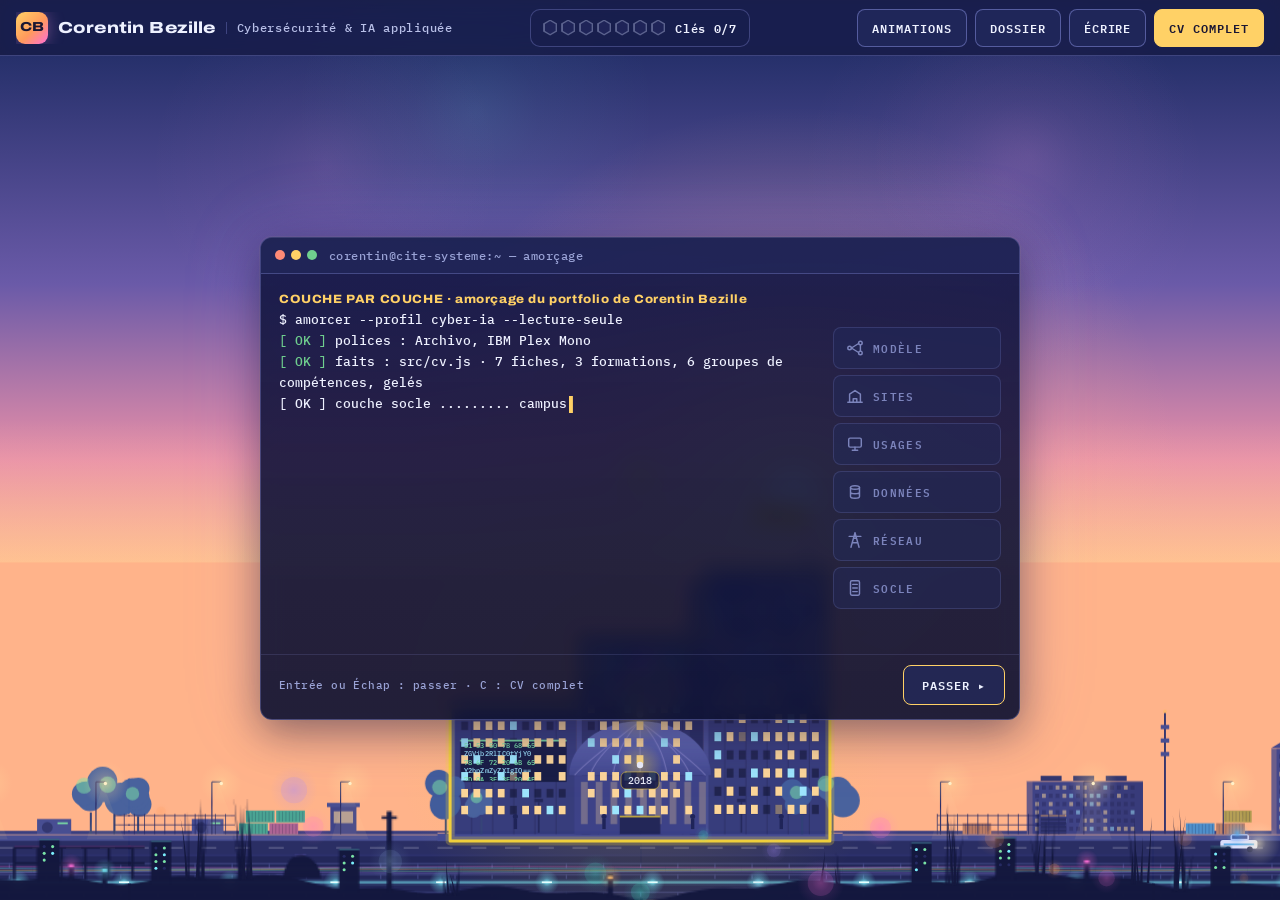
<file: index.html>
<!doctype html>
<html lang="fr">
<head>
<meta charset="utf-8">
<meta name="viewport" content="width=device-width, initial-scale=1, viewport-fit=cover">
<title>Couche par couche — Corentin Bezille</title>
<meta name="description" content="Portfolio de Corentin Bezille, cybersécurité et IA : une cité-système en parallaxe, sept niveaux jouables, et un CV complet lisible à tout moment sans jouer.">
<meta name="color-scheme" content="dark">
<meta name="theme-color" content="#232C66">
<meta property="og:title" content="Couche par couche — Corentin Bezille">
<meta property="og:description" content="Cybersécurité et IA. Sept niveaux, chacun déchiffre une partie du CV ; le CV complet se lit sans jouer.">
<link rel="preconnect" href="https://fonts.googleapis.com">
<link rel="preconnect" href="https://fonts.gstatic.com" crossorigin>
<link rel="stylesheet" href="https://fonts.googleapis.com/css2?family=Archivo:wdth,wght@62..125,400..900&family=IBM+Plex+Mono:wght@400;500;600&display=swap">
<link rel="stylesheet" href="src/styles/base.css">
<link rel="stylesheet" href="src/styles/amorcage.css">
<link rel="stylesheet" href="src/styles/carte.css">
<link rel="stylesheet" href="src/styles/hud.css">
<link rel="stylesheet" href="src/styles/cv.css">
<script>
  // Journal d'erreurs dans le DOM : lisible en headless par --dump-dom.
  (function () {
    var tampon = [];
    function ecrire(m) {
      var j = document.getElementById('journal');
      if (!j) { tampon.push(m); return; }
      if (tampon.length) { j.textContent += tampon.join('\n') + '\n'; tampon = []; }
      j.textContent += m + '\n';
    }
    addEventListener('error', function (e) { ecrire('ERREUR ' + (e.message || '') + ' @' + (e.filename || '') + ':' + (e.lineno || '')); });
    addEventListener('unhandledrejection', function (e) { var r = e.reason; ecrire('REJET ' + String((r && (r.stack || r.message)) || r)); });
    window.__journal = ecrire;
  })();
</script>
</head>
<body>
<a class="saut" id="saut-cv" href="cv.html">Aller au CV complet</a>

<header id="barre">
  <div class="b-gauche">
    <span class="b-mono" aria-hidden="true">CB</span>
    <h1 class="b-nom">Corentin Bezille</h1>
    <span class="b-visee" id="b-visee"></span>
    <div class="b-jeu" hidden>
      <button class="btn b-retour" id="b-retour" type="button" aria-label="Revenir à la carte"><span aria-hidden="true">←</span><span class="b-retour-txt">Carte</span></button>
      <span class="b-jeu-verbe"></span>
      <span class="b-jeu-titre"></span>
      <span class="b-jeu-mention" hidden>SCÉNARIO · mise en situation</span>
    </div>
  </div>
  <div class="b-centre" id="b-trousseau"></div>
  <div class="b-droite">
    <button class="btn b-anim" id="b-anim" type="button" aria-pressed="true" hidden>Animations</button>
    <a class="btn b-dossier" href="dossier.html">Dossier</a>
    <a class="btn b-ecrire" id="b-ecrire" href="mailto:corentin.bezille1756@gmail.com">Écrire</a>
    <a id="cv-complet" class="btn or" href="cv.html">CV complet</a>
  </div>
</header>

<div id="amorcage">
  <div class="am-panneau" role="region" aria-label="Amorçage du portfolio">
    <div class="am-titre"><span class="am-feux" aria-hidden="true"><i></i><i></i><i></i></span><span>corentin@cite-systeme:~ — amorçage</span></div>
    <div class="am-pied"><span class="am-aide">Entrée ou Échap : passer · C : CV complet</span><button id="am-passer" class="btn" type="button">Passer ▸</button></div>
    <div class="am-corps">
      <div class="am-pile" aria-hidden="true">
        <div class="am-couche" data-couche="modele" style="--teinte:#B98BFF"><svg viewBox="0 0 20 20"><circle cx="4" cy="10" r="2"/><circle cx="16" cy="4.5" r="2"/><circle cx="16" cy="15.5" r="2"/><path d="M6 10l8-5M6 10l8 5M16 6.5v7"/></svg><span>Modèle</span></div>
        <div class="am-couche" data-couche="sites" style="--teinte:#F07AA8"><svg viewBox="0 0 20 20"><path d="M2 17h16M4 17V8l6-4 6 4v9M8 17v-4h4v4"/></svg><span>Sites</span></div>
        <div class="am-couche" data-couche="usages" style="--teinte:#FFB454"><svg viewBox="0 0 20 20"><rect x="3" y="3.5" width="14" height="10" rx="1.5"/><path d="M7 17h6M10 13.5V17"/></svg><span>Usages</span></div>
        <div class="am-couche" data-couche="donnees" style="--teinte:#7BE8A8"><svg viewBox="0 0 20 20"><ellipse cx="10" cy="5" rx="5" ry="2"/><path d="M5 5v10c0 1.1 2.2 2 5 2s5-.9 5-2V5M5 10c0 1.1 2.2 2 5 2s5-.9 5-2"/></svg><span>Données</span></div>
        <div class="am-couche" data-couche="reseau" style="--teinte:#43F0E6"><svg viewBox="0 0 20 20"><path d="M10 2 5.5 18M10 2l4.5 16M7 13h6M8.3 8h3.4M3.5 6h13"/></svg><span>Réseau</span></div>
        <div class="am-couche" data-couche="socle" style="--teinte:#9DB4E8"><svg viewBox="0 0 20 20"><rect x="5" y="2" width="10" height="16" rx="1.5"/><path d="M7.5 6h5M7.5 10h5M7.5 14h5"/></svg><span>Socle</span></div>
      </div>
      <div class="am-journal" aria-hidden="true">
        <p class="am-l titre">COUCHE PAR COUCHE · amorçage du portfolio de Corentin Bezille</p>
        <p class="am-l">$ amorcer --profil cyber-ia --lecture-seule</p>
      </div>
    </div>
  </div>
  <p class="sr-only" role="status">Chargement du portfolio. Passer, ou ouvrir le CV complet.</p>
</div>
<script>
  (function () {
    var am = document.getElementById('amorcage');
    window.__cpc = window.__cpc || {};
    document.getElementById('am-passer').addEventListener('click', function () {
      if (window.__cpcPret !== true) { window.__cpc.passer = true; am.classList.add('am-attente'); }
    });
    setTimeout(function () {
      if (window.__cpcPret === true) return;
      var p = am.querySelector('.am-panneau');
      p.innerHTML = '<div class="am-echec"><p>La carte n’a pas pu démarrer. Le CV reste lisible :</p>' +
        '<p class="am-liens"><a class="btn or" href="cv.html">CV imprimable</a> <a class="btn" href="dossier.html">Dossier à lire</a></p></div>';
    }, 6000);
  })();
</script>

<svg class="baie-statique" aria-hidden="true" viewBox="0 0 1440 300" preserveAspectRatio="none">
  <path fill="#8C86C8" d="M0 170C160 120 320 150 480 130S800 100 960 140s320-20 480 10V300H0z"/>
  <path fill="#3A3C7E" d="M0 220h60v-50h40v30h50v-70h40v60h70v-40h50v50h60v-90h30v80h80v-30h50v40h90v-60h40v50h60v-110h30v100h70v-40h60v30h80v-70h40v60h90v-30h60v40h90v-50h50v20h150V300H0z"/>
  <path fill="#1F2458" d="M0 262q360-22 720-4t720-8V300H0z"/>
</svg>

<canvas id="monde" aria-hidden="true"></canvas>
<div id="balises" aria-hidden="true"></div>
<p id="indice" hidden>Glissez pour parcourir 2018 → aujourd’hui · touchez un quartier</p>
<nav id="rail" aria-label="Niveaux">
  <div class="r-pile" aria-hidden="true"></div>
  <div class="r-puces" role="toolbar" aria-label="Sept niveaux, du plus ancien au plus récent"></div>
</nav>
<section id="fiche" hidden></section>
<div id="volet" aria-hidden="true" hidden></div>
<section id="jeu" hidden aria-label="Jeu en cours">
  <canvas class="jeu-instantane" aria-hidden="true"></canvas>
  <div class="jeu-ecran" tabindex="-1"></div>
</section>
<section id="recompense" hidden aria-label="Récompense"></section>
<div id="toast" role="status" hidden></div>
<dialog id="cv" aria-labelledby="cv-titre"></dialog>
<div id="annonces" class="sr-only" aria-live="polite"></div>
<noscript>
  <style>#amorcage, #rail { display: none !important; }</style>
  <div class="sans-js">
    <p>Le portfolio jouable a besoin de JavaScript. Tout le contenu se lit sans lui :</p>
    <p><a class="btn or" href="cv.html">CV imprimable</a> <a class="btn" href="dossier.html">Dossier à lire</a></p>
  </div>
</noscript>
<pre id="journal" hidden></pre>
<script type="module" src="src/app.js"></script>
</body>
</html>
</file>
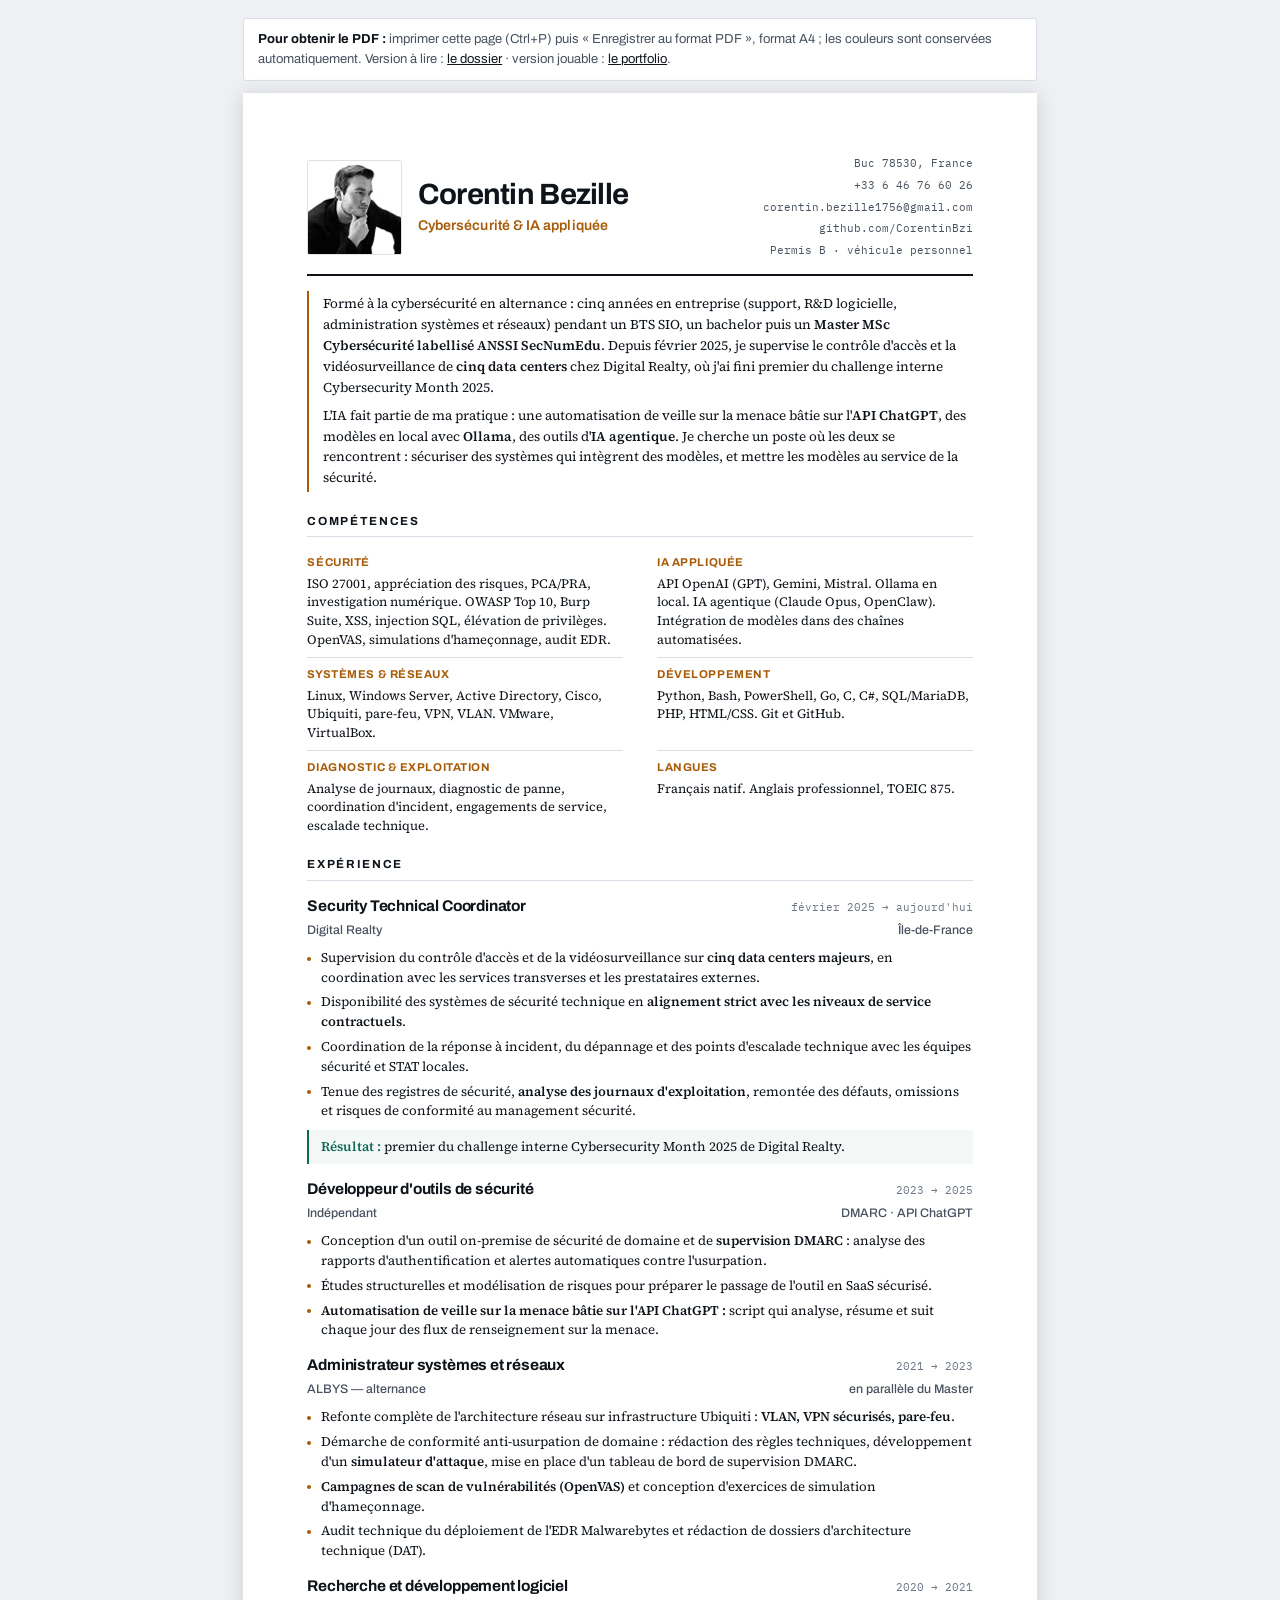
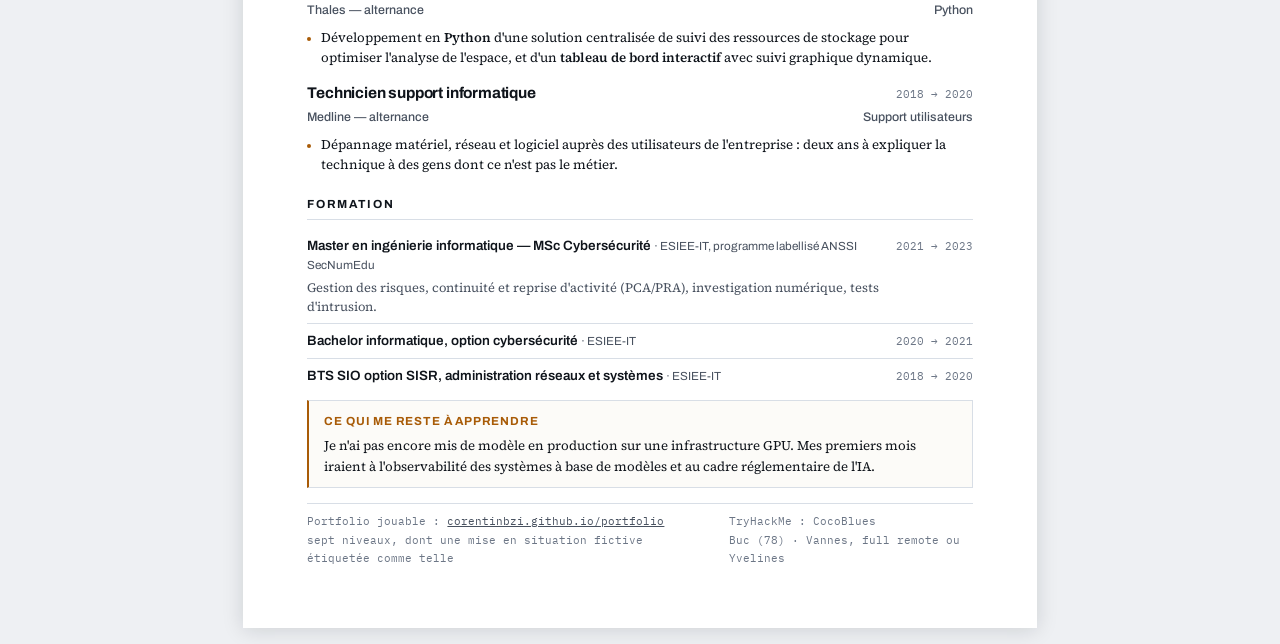
<file: cv.html>
<!doctype html>
<html lang="fr">
<head>
<meta charset="utf-8">
<meta name="viewport" content="width=device-width, initial-scale=1">
<title>CV — Corentin Bezille, Cybersécurité &amp; IA appliquée</title>
<meta name="description" content="CV de Corentin Bezille, cybersécurité et IA appliquée : Master MSc Cybersécurité labellisé ANSSI SecNumEdu, sécurité technique de cinq data centers, supervision DMARC, veille sur la menace automatisée avec un modèle de langage.">
<meta name="color-scheme" content="light">

<link rel="preconnect" href="https://fonts.googleapis.com">
<link rel="preconnect" href="https://fonts.gstatic.com" crossorigin>
<link rel="stylesheet" href="https://fonts.googleapis.com/css2?family=Archivo:wght@500;600;700&family=IBM+Plex+Mono:wght@400;500&family=Source+Serif+4:opsz,wght@8..60,400;8..60,600&display=swap">

<style>
:root{
  --paper:#FFFFFF;
  --ink:#0F141B;
  --ink-2:#48515F;
  --ink-3:#6C7686;
  --rule:#D8DEE6;
  --signal:#A85B07;
  --resolved:#0E6A57;
  --sans:"Archivo",system-ui,-apple-system,"Segoe UI",sans-serif;
  --serif:"Source Serif 4",Georgia,serif;
  --mono:"IBM Plex Mono",ui-monospace,Menlo,monospace;
}
*{box-sizing:border-box;-webkit-print-color-adjust:exact;print-color-adjust:exact}
body{
  margin:0;background:#EEF0F3;color:var(--ink);
  font-family:var(--serif);font-size:10.1pt;line-height:1.55;
  -webkit-font-smoothing:antialiased;
}
.page{
  background:var(--paper);width:210mm;min-height:297mm;margin:16px auto;
  padding:16mm 17mm;box-shadow:0 2px 20px rgba(15,20,27,.14);
}
a:focus-visible{outline:2px solid #1F4FD8;outline-offset:2px;border-radius:2px}

/* ---------- en-tête ---------- */
.id{display:flex;align-items:center;gap:16px;
  border-bottom:2.5px solid var(--ink);padding-bottom:13px}
.portrait{
  width:25mm;height:25mm;flex:none;border-radius:2px;object-fit:cover;
  filter:grayscale(100%) contrast(1.04);
  border:1px solid var(--rule);
}
.id-txt{flex:1 1 auto;min-width:0}
.id h1{font-family:var(--sans);font-size:22pt;font-weight:700;letter-spacing:-.025em;
  margin:0;line-height:1.05}
.id .role{font-family:var(--sans);font-size:10.6pt;font-weight:600;color:var(--signal);
  margin:6px 0 0;letter-spacing:.005em;line-height:1.35}
.id .reach{font-family:var(--mono);font-size:8.3pt;line-height:1.95;color:var(--ink-2);
  text-align:right;white-space:nowrap;flex:none}
.id .reach a{color:var(--ink-2);text-decoration:none}

/* ---------- accroche ---------- */
.pitch{margin:15px 0 0;border-left:2.5px solid var(--signal);padding:3px 0 3px 14px}
.pitch p{margin:0}
.pitch p + p{margin-top:7px}
.pitch b{font-weight:600}

h2.sec{
  font-family:var(--sans);font-size:8.8pt;font-weight:700;letter-spacing:.14em;
  text-transform:uppercase;color:var(--ink);margin:20px 0 0;padding-bottom:6px;
  border-bottom:1px solid var(--rule);
}

/* ---------- compétences ---------- */
.skills{display:grid;grid-template-columns:1fr 1fr;gap:0 34px;margin-top:9px}
.sk{padding:8px 0;border-bottom:1px solid var(--rule)}
.sk:nth-last-child(-n+2){border-bottom:0;padding-bottom:0}
.sk h3{font-family:var(--sans);font-size:8.5pt;font-weight:700;letter-spacing:.05em;
  text-transform:uppercase;color:var(--signal);margin:0 0 3px}
.sk p{margin:0;font-size:9.6pt;line-height:1.45}

/* ---------- expérience ---------- */
.role-block{margin-top:13px}
.role-head{display:flex;justify-content:space-between;align-items:baseline;gap:16px}
.role-head h3{font-family:var(--sans);font-size:11.6pt;font-weight:700;margin:0;letter-spacing:-.012em}
.role-head .when{font-family:var(--mono);font-size:8.5pt;color:var(--ink-3);white-space:nowrap}
.role-sub{font-family:var(--sans);font-size:9.3pt;font-weight:500;color:var(--ink-2);
  margin:3px 0 8px;display:flex;justify-content:space-between;gap:16px}
ul.pts{margin:0;padding:0;list-style:none}
ul.pts li{position:relative;padding:0 0 5px 14px;font-size:9.9pt;line-height:1.5}
ul.pts li:last-child{padding-bottom:0}
ul.pts li::before{content:"";position:absolute;left:0;top:.66em;width:4px;height:4px;
  background:var(--signal);border-radius:50%}
ul.pts li b{font-weight:600}
.win{background:#F3F8F6;border-left:2.5px solid var(--resolved);padding:7px 12px;margin:9px 0 0;
  font-size:9.9pt;line-height:1.5}
.win b{color:var(--resolved);font-weight:600}

/* ---------- formation ---------- */
.edu{margin-top:9px}
.edu-row{display:flex;justify-content:space-between;align-items:baseline;gap:16px;
  padding:7px 0;border-bottom:1px solid var(--rule)}
.edu-row:last-child{border-bottom:0;padding-bottom:0}
.edu-row h3{font-family:var(--sans);font-size:10.1pt;font-weight:600;margin:0;line-height:1.45}
.edu-row .where{font-family:var(--sans);font-size:8.8pt;font-weight:400;color:var(--ink-2)}
.edu-row .core{margin:3px 0 0;font-size:9.6pt;line-height:1.5;color:var(--ink-2)}
.edu-row .when{font-family:var(--mono);font-size:8.5pt;color:var(--ink-3);white-space:nowrap}

/* ---------- honnêteté ---------- */
.gap{margin-top:15px;border:1px solid var(--rule);border-left:2.5px solid var(--signal);
  padding:11px 15px;background:#FCFBF8;break-inside:avoid}
.gap h3{font-family:var(--sans);font-size:8.8pt;font-weight:700;letter-spacing:.07em;
  text-transform:uppercase;color:var(--signal);margin:0 0 5px}
.gap p{margin:0;font-size:9.9pt;line-height:1.55}

.foot{margin-top:15px;padding-top:8px;border-top:1px solid var(--rule);
  font-family:var(--mono);font-size:8.1pt;line-height:1.7;color:var(--ink-3);display:flex;
  justify-content:space-between;gap:16px}
.foot a{color:var(--ink-2)}

.print-tip{
  max-width:210mm;margin:18px auto -4px;padding:11px 14px;background:#FFF;
  border:1px solid var(--rule);border-radius:3px;font-family:var(--sans);font-size:13px;
  color:var(--ink-2);line-height:1.5;
}
.print-tip b{color:var(--ink)}
.print-tip a{color:var(--ink)}

@page{size:A4;margin:12mm 15mm}
@media print{
  body{background:#FFF}
  .page{width:auto;min-height:0;margin:0;padding:0;box-shadow:none}
  .print-tip{display:none}
  a{text-decoration:none;color:inherit}
  h2.sec{break-after:avoid}
  ul.pts li{break-inside:avoid}
  .skills{break-inside:avoid}
  .role-head,.role-sub{break-after:avoid}
  .gap,.edu-row,.win,.foot{break-inside:avoid}
}
@media screen and (max-width:800px){
  .page{width:auto;padding:24px 20px}
  .id{flex-wrap:wrap;gap:12px}
  .id .reach{text-align:left;width:100%}
  .skills{grid-template-columns:1fr}
  .sk:nth-last-child(-n+2){border-bottom:1px solid var(--rule);padding-bottom:8px}
  .sk:last-child{border-bottom:0}
  .role-head,.role-sub,.edu-row,.foot{flex-direction:column;gap:3px}
  .role-head .when,.edu-row .when{order:-1}
}
</style>
</head>
<body>

<p class="print-tip"><b>Pour obtenir le PDF :</b> imprimer cette page (Ctrl+P) puis
« Enregistrer au format PDF », format A4 ; les couleurs sont conservées automatiquement.
Version à lire : <a href="dossier.html">le dossier</a> · version jouable : <a href="index.html">le portfolio</a>.</p>

<article class="page">

  <header class="id">
    <img class="portrait" src="[data-uri]" alt="Portrait de Corentin Bezille">
    <div class="id-txt">
      <h1>Corentin Bezille</h1>
      <p class="role">Cybersécurité &amp; IA appliquée</p>
    </div>
    <div class="reach">
      Buc 78530, France<br>
      +33 6 46 76 60 26<br>
      <a href="mailto:corentin.bezille1756@gmail.com">corentin.bezille1756@gmail.com</a><br>
      <a href="https://github.com/CorentinBzi">github.com/CorentinBzi</a><br>
      Permis B · véhicule personnel
    </div>
  </header>

  <div class="pitch">
    <p>Formé à la cybersécurité en alternance : cinq années en entreprise (support, R&amp;D logicielle,
    administration systèmes et réseaux) pendant un BTS SIO, un bachelor puis un <b>Master MSc
    Cybersécurité labellisé ANSSI SecNumEdu</b>. Depuis février 2025, je supervise le contrôle d'accès
    et la vidéosurveillance de <b>cinq data centers</b> chez Digital Realty, où j'ai fini premier du
    challenge interne Cybersecurity Month 2025.</p>
    <p>L'IA fait partie de ma pratique : une automatisation de veille sur la menace bâtie sur
    l'<b>API ChatGPT</b>, des modèles en local avec <b>Ollama</b>, des outils d'<b>IA agentique</b>.
    Je cherche un poste où les deux se rencontrent : sécuriser des systèmes qui intègrent des modèles,
    et mettre les modèles au service de la sécurité.</p>
  </div>

  <h2 class="sec">Compétences</h2>
  <div class="skills">
    <div class="sk">
      <h3>Sécurité</h3>
      <p>ISO 27001, appréciation des risques, PCA/PRA, investigation numérique. OWASP Top 10,
      Burp Suite, XSS, injection SQL, élévation de privilèges. OpenVAS, simulations d'hameçonnage,
      audit EDR.</p>
    </div>
    <div class="sk">
      <h3>IA appliquée</h3>
      <p>API OpenAI (GPT), Gemini, Mistral. Ollama en local. IA agentique (Claude Opus, OpenClaw).
      Intégration de modèles dans des chaînes automatisées.</p>
    </div>
    <div class="sk">
      <h3>Systèmes &amp; réseaux</h3>
      <p>Linux, Windows Server, Active Directory, Cisco, Ubiquiti, pare-feu, VPN, VLAN.
      VMware, VirtualBox.</p>
    </div>
    <div class="sk">
      <h3>Développement</h3>
      <p>Python, Bash, PowerShell, Go, C, C#, SQL/MariaDB, PHP, HTML/CSS. Git et GitHub.</p>
    </div>
    <div class="sk">
      <h3>Diagnostic &amp; exploitation</h3>
      <p>Analyse de journaux, diagnostic de panne, coordination d'incident, engagements de service,
      escalade technique.</p>
    </div>
    <div class="sk">
      <h3>Langues</h3>
      <p>Français natif. Anglais professionnel, TOEIC 875.</p>
    </div>
  </div>

  <h2 class="sec">Expérience</h2>

  <section class="role-block">
    <div class="role-head">
      <h3>Security Technical Coordinator</h3>
      <span class="when">février 2025 → aujourd'hui</span>
    </div>
    <div class="role-sub"><span>Digital Realty</span><span>Île-de-France</span></div>
    <ul class="pts">
      <li>Supervision du contrôle d'accès et de la vidéosurveillance sur <b>cinq data centers
      majeurs</b>, en coordination avec les services transverses et les prestataires externes.</li>
      <li>Disponibilité des systèmes de sécurité technique en <b>alignement strict avec les niveaux de
      service contractuels</b>.</li>
      <li>Coordination de la réponse à incident, du dépannage et des points d'escalade technique avec
      les équipes sécurité et STAT locales.</li>
      <li>Tenue des registres de sécurité, <b>analyse des journaux d'exploitation</b>, remontée des
      défauts, omissions et risques de conformité au management sécurité.</li>
    </ul>
    <p class="win"><b>Résultat :</b> premier du challenge interne Cybersecurity Month 2025 de Digital Realty.</p>
  </section>

  <section class="role-block">
    <div class="role-head">
      <h3>Développeur d'outils de sécurité</h3>
      <span class="when">2023 → 2025</span>
    </div>
    <div class="role-sub"><span>Indépendant</span><span>DMARC · API ChatGPT</span></div>
    <ul class="pts">
      <li>Conception d'un outil on-premise de sécurité de domaine et de <b>supervision DMARC</b> :
      analyse des rapports d'authentification et alertes automatiques contre l'usurpation.</li>
      <li>Études structurelles et modélisation de risques pour préparer le passage de l'outil en SaaS
      sécurisé.</li>
      <li><b>Automatisation de veille sur la menace bâtie sur l'API ChatGPT :</b> script qui
      analyse, résume et suit chaque jour des flux de renseignement sur la menace.</li>
    </ul>
  </section>

  <section class="role-block">
    <div class="role-head">
      <h3>Administrateur systèmes et réseaux</h3>
      <span class="when">2021 → 2023</span>
    </div>
    <div class="role-sub"><span>ALBYS — alternance</span><span>en parallèle du Master</span></div>
    <ul class="pts">
      <li>Refonte complète de l'architecture réseau sur infrastructure Ubiquiti : <b>VLAN, VPN
      sécurisés, pare-feu</b>.</li>
      <li>Démarche de conformité anti-usurpation de domaine : rédaction des règles techniques,
      développement d'un <b>simulateur d'attaque</b>, mise en place d'un tableau de bord de supervision
      DMARC.</li>
      <li><b>Campagnes de scan de vulnérabilités (OpenVAS)</b> et conception d'exercices de simulation
      d'hameçonnage.</li>
      <li>Audit technique du déploiement de l'EDR Malwarebytes et rédaction de dossiers d'architecture
      technique (DAT).</li>
    </ul>
  </section>

  <section class="role-block">
    <div class="role-head">
      <h3>Recherche et développement logiciel</h3>
      <span class="when">2020 → 2021</span>
    </div>
    <div class="role-sub"><span>Thales — alternance</span><span>Python</span></div>
    <ul class="pts">
      <li>Développement en <b>Python</b> d'une solution centralisée de suivi des ressources de stockage
      pour optimiser l'analyse de l'espace, et d'un <b>tableau de bord interactif</b> avec suivi
      graphique dynamique.</li>
    </ul>
  </section>

  <section class="role-block">
    <div class="role-head">
      <h3>Technicien support informatique</h3>
      <span class="when">2018 → 2020</span>
    </div>
    <div class="role-sub"><span>Medline — alternance</span><span>Support utilisateurs</span></div>
    <ul class="pts">
      <li>Dépannage matériel, réseau et logiciel auprès des utilisateurs de l'entreprise : deux ans à
      expliquer la technique à des gens dont ce n'est pas le métier.</li>
    </ul>
  </section>

  <h2 class="sec">Formation</h2>
  <div class="edu">
    <div class="edu-row">
      <div><h3>Master en ingénierie informatique — MSc Cybersécurité
      <span class="where">· ESIEE-IT, programme labellisé ANSSI SecNumEdu</span></h3>
      <p class="core">Gestion des risques, continuité et reprise d'activité (PCA/PRA), investigation
      numérique, tests d'intrusion.</p></div>
      <span class="when">2021 → 2023</span>
    </div>
    <div class="edu-row">
      <div><h3>Bachelor informatique, option cybersécurité
      <span class="where">· ESIEE-IT</span></h3></div>
      <span class="when">2020 → 2021</span>
    </div>
    <div class="edu-row">
      <div><h3>BTS SIO option SISR, administration réseaux et systèmes
      <span class="where">· ESIEE-IT</span></h3></div>
      <span class="when">2018 → 2020</span>
    </div>
  </div>

  <div class="gap">
    <h3>Ce qui me reste à apprendre</h3>
    <p>Je n'ai pas encore mis de modèle en production sur une infrastructure GPU. Mes premiers mois iraient
    à l'observabilité des systèmes à base de modèles et au cadre réglementaire de l'IA.</p>
  </div>

  <div class="foot">
    <span>Portfolio jouable : <a href="https://corentinbzi.github.io/portfolio/">corentinbzi.github.io/portfolio</a><br>
    sept niveaux, dont une mise en situation fictive étiquetée comme telle</span>
    <span>TryHackMe : CocoBlues<br>Buc (78) · Vannes, full remote ou Yvelines</span>
  </div>

</article>

</body>
</html>
</file>
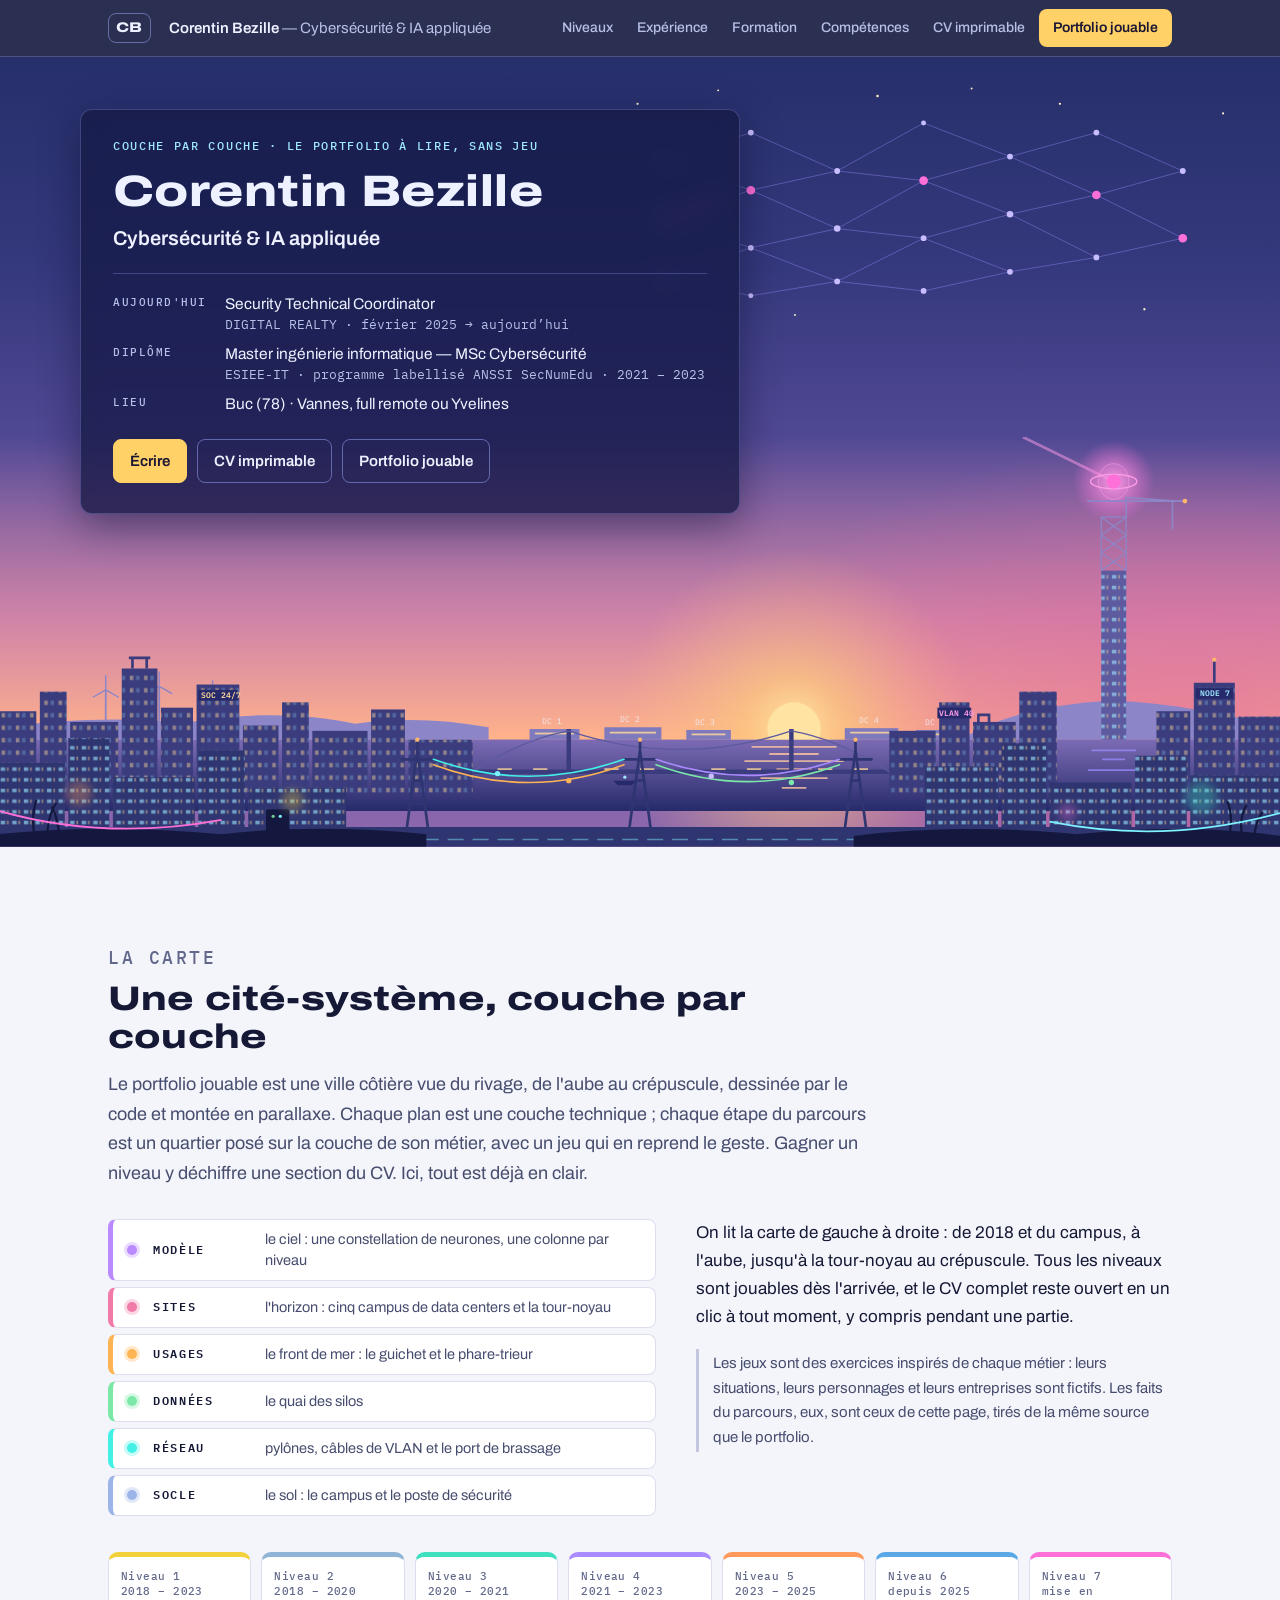
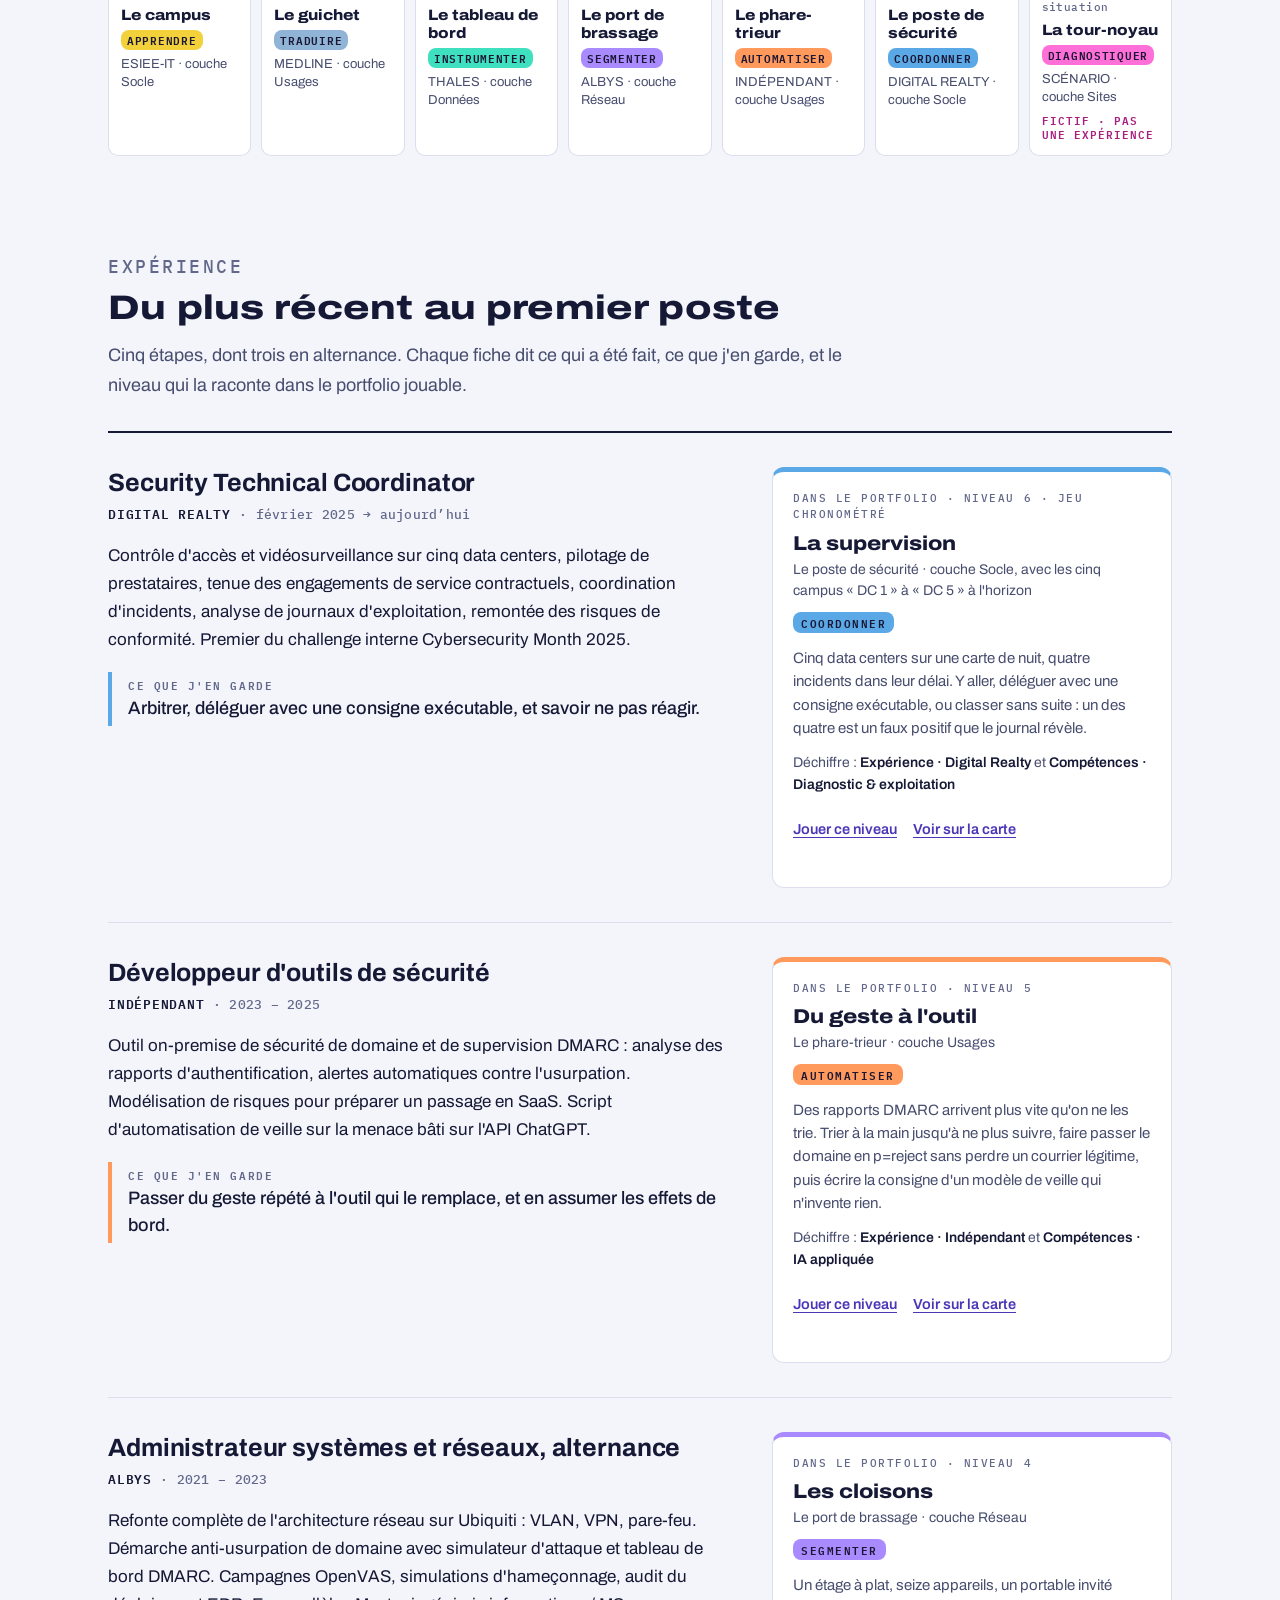
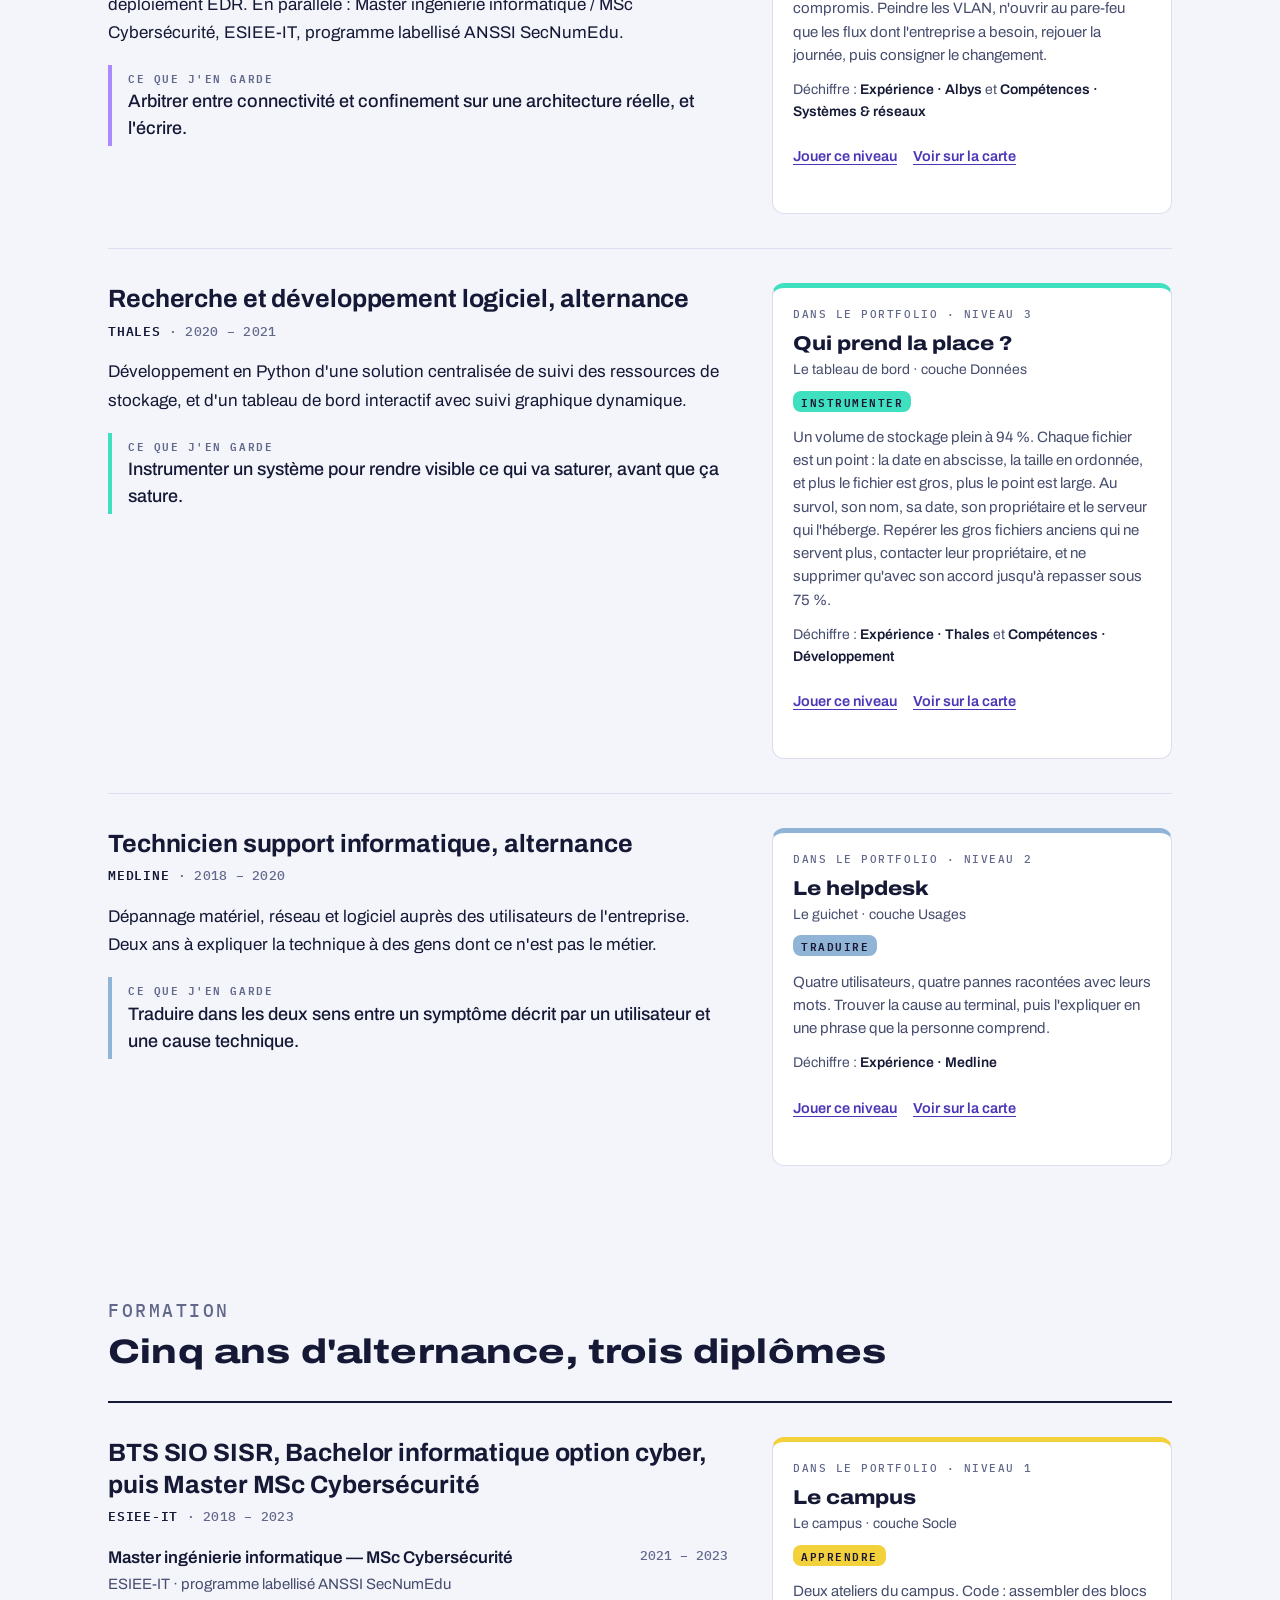
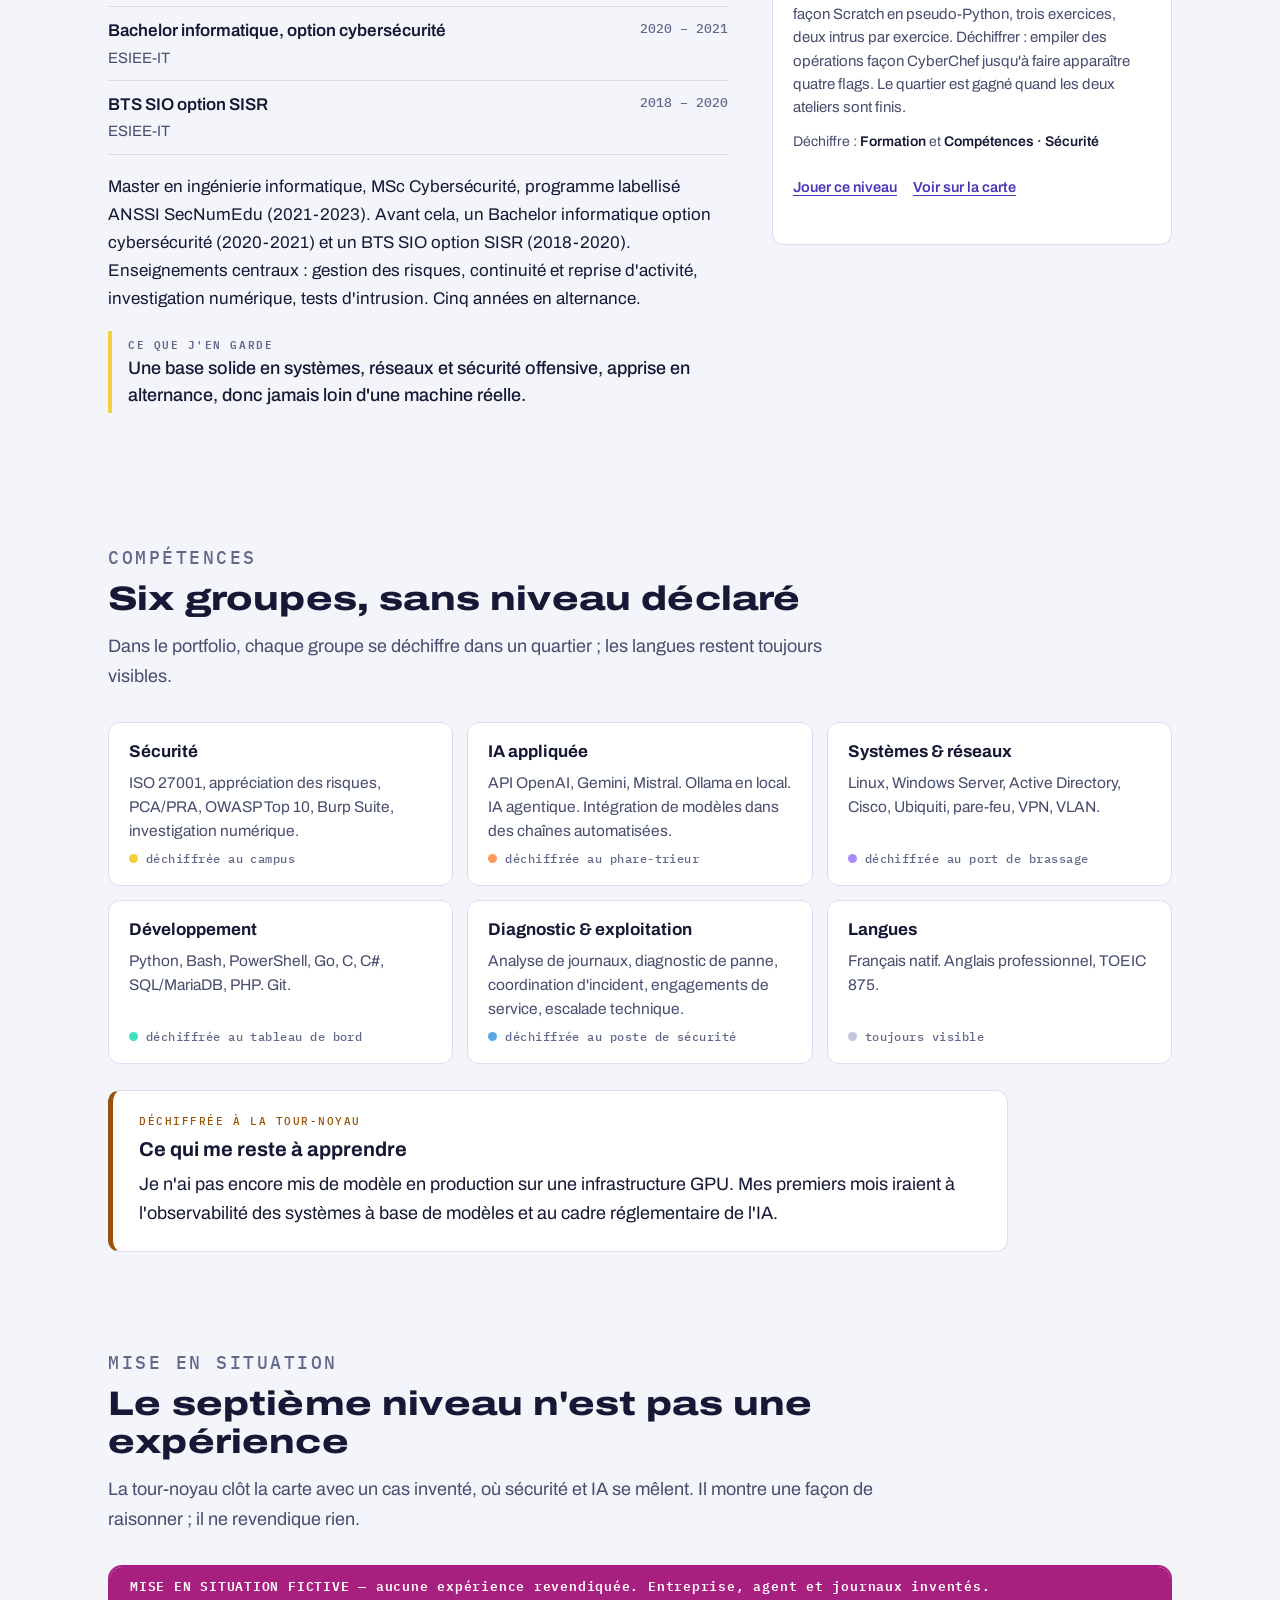
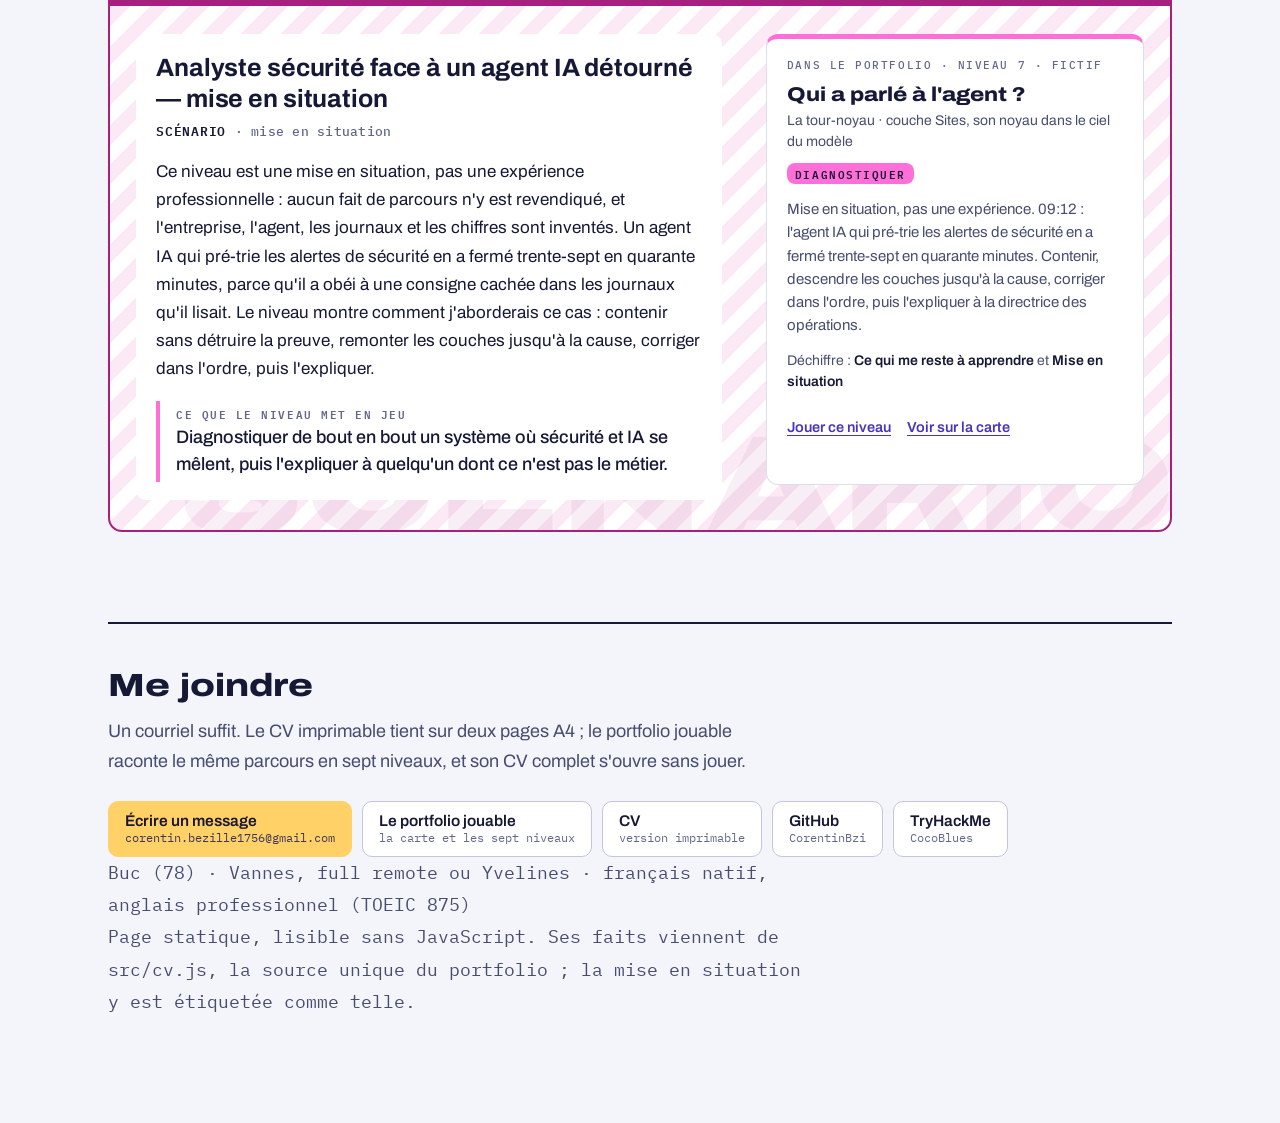
<file: dossier.html>
<!doctype html>
<html lang="fr">
<head>
<meta charset="utf-8">
<meta name="viewport" content="width=device-width, initial-scale=1">
<title>Dossier — Corentin Bezille, Cybersécurité &amp; IA appliquée</title>
<meta name="description" content="Le portfolio de Corentin Bezille à lire, sans jeu : cybersécurité et IA appliquée, sept étapes du parcours, formation, compétences, et une mise en situation étiquetée comme telle.">
<meta name="color-scheme" content="light dark">
<meta name="theme-color" content="#26306B">

<meta property="og:title" content="Corentin Bezille — Cybersécurité &amp; IA appliquée">
<meta property="og:description" content="Couche par couche : le parcours de Corentin Bezille, de l'alternance à la sécurité technique de cinq data centers, avec l'IA dans la pratique.">
<meta property="og:type" content="profile">

<link rel="preconnect" href="https://fonts.googleapis.com">
<link rel="preconnect" href="https://fonts.gstatic.com" crossorigin>
<link rel="stylesheet" href="https://fonts.googleapis.com/css2?family=Archivo:wdth,wght@62..125,400..900&family=IBM+Plex+Mono:wght@400;500;600&display=swap">

<style>
:root{
  --fond:#F4F5FB;
  --carte:#FFFFFF;
  --encre:#151935;
  --encre-2:#474D6E;
  --encre-3:#62688A;
  --ligne:#DCDEED;
  --ligne-2:#C3C6DE;
  --lien:#4B36B8;
  --apprendre:#9A5206;
  --scenario:#A8207F;
  --scenario-doux:#FBEAF5;
  --ok:#0E6A57;
  --verre:rgba(22,26,64,.78);
  --texte-verre:#EEF1FF;
  --texte-verre-2:#B9C0E8;
  --data:#9FE8FF;
  --or:#FFD166;
  --sur-or:#1A1633;

  --titre:"Archivo",system-ui,-apple-system,"Segoe UI",sans-serif;
  --mono:"IBM Plex Mono",ui-monospace,SFMono-Regular,Menlo,monospace;
}
@media (prefers-color-scheme:dark){
  :root{
    --fond:#1A1F4D;
    --carte:#232A5E;
    --encre:#EEF1FF;
    --encre-2:#B9C0E8;
    --encre-3:#A3ABDB;
    --ligne:rgba(160,170,255,.22);
    --ligne-2:rgba(160,170,255,.36);
    --lien:#C3B4FF;
    --apprendre:#FFB86B;
    --scenario:#FF9EE8;
    --scenario-doux:#2E2466;
    --ok:#6FCF8E;
  }
}

*{box-sizing:border-box}
html{-webkit-text-size-adjust:100%;scroll-padding-top:72px}
body{
  margin:0;background:var(--fond);color:var(--encre);
  font-family:var(--titre);font-size:17px;line-height:1.65;
  -webkit-font-smoothing:antialiased;
}
a{color:var(--lien);text-underline-offset:3px}
a:focus-visible{outline:2px solid #FFE08A;outline-offset:2px;box-shadow:0 0 0 5px rgba(11,14,42,.9);border-radius:4px}
.shell{max-width:1120px;margin:0 auto;padding:0 28px}

.evitement{position:absolute;left:12px;top:-60px;z-index:50;background:var(--or);color:var(--sur-or);
  padding:10px 14px;border-radius:8px;font-weight:600;text-decoration:none}
.evitement:focus{top:10px}

/* ---------- barre ---------- */
.barre{position:sticky;top:0;z-index:30;background:rgba(22,26,64,.9);color:var(--texte-verre);
  -webkit-backdrop-filter:blur(10px) saturate(140%);backdrop-filter:blur(10px) saturate(140%);
  border-bottom:1px solid rgba(160,170,255,.28)}
.barre .shell{display:flex;align-items:center;gap:18px;min-height:56px;flex-wrap:wrap}
.monogramme{font:800 14px/1 var(--titre);font-stretch:125%;letter-spacing:.02em;
  border:1.5px solid rgba(160,170,255,.5);border-radius:8px;padding:7px 7px;color:var(--texte-verre)}
.marque{font:600 15px/1.2 var(--titre);color:var(--texte-verre);text-decoration:none}
.marque span{color:var(--texte-verre-2);font-weight:400}
.barre nav{margin-left:auto;display:flex;gap:4px;flex-wrap:wrap}
.barre nav a{color:var(--texte-verre-2);text-decoration:none;font:500 14px/1 var(--titre);padding:12px 10px;border-radius:8px}
.barre nav a:hover{color:var(--texte-verre);background:rgba(160,170,255,.14)}
.barre nav a.fort{background:var(--or);color:var(--sur-or);font-weight:600;padding:12px 14px}

/* ---------- héros ---------- */
.heros{position:relative;overflow:hidden;isolation:isolate;color:var(--texte-verre);
  background:linear-gradient(180deg,#26306B 0%,#34387C 26%,#5A4E9C 56%,#8E68AE 100%)}
.heros .constellation{position:absolute;top:18px;right:max(8px,calc(50% - 600px));width:min(48%,640px);height:auto;z-index:-1}
.heros .baie{position:absolute;left:0;bottom:0;width:100%;height:clamp(250px,32vw,460px);z-index:-1}
.heros-contenu{padding:52px 0 clamp(200px,26vw,360px)}
.panneau{max-width:660px;background:var(--verre);border:1px solid rgba(160,170,255,.28);border-radius:12px;
  -webkit-backdrop-filter:blur(10px) saturate(140%);backdrop-filter:blur(10px) saturate(140%);
  box-shadow:0 12px 40px rgba(8,10,40,.45);padding:28px 32px 30px}
.surtitre{font:500 12px/1.4 var(--mono);letter-spacing:.14em;text-transform:uppercase;color:var(--data);margin:0 0 14px}
.panneau h1{font:800 clamp(32px,5vw,44px)/1.04 var(--titre);font-stretch:125%;letter-spacing:.01em;margin:0}
.panneau .visee{font:600 20px/1.3 var(--titre);margin:10px 0 0;color:var(--texte-verre)}
.bref{display:grid;grid-template-columns:auto 1fr;gap:8px 18px;margin:22px 0 0;padding:18px 0 0;border-top:1px solid rgba(160,170,255,.28)}
.bref dt{font:500 11px/1.9 var(--mono);letter-spacing:.14em;text-transform:uppercase;color:var(--texte-verre-2)}
.bref dd{margin:0;font-size:15.5px;line-height:1.5}
.bref dd small{display:block;color:var(--texte-verre-2);font:400 12.5px/1.5 var(--mono)}
.actions{display:flex;flex-wrap:wrap;gap:10px;margin-top:24px}
.btn{display:inline-flex;align-items:center;gap:8px;min-height:44px;padding:10px 16px;border-radius:8px;
  font:600 15px/1.2 var(--titre);text-decoration:none;color:var(--texte-verre);border:1px solid rgba(160,170,255,.5)}
.btn:hover{background:rgba(160,170,255,.14)}
.btn.or{background:var(--or);border-color:var(--or);color:var(--sur-or)}
.btn.or:hover{background:#FFDD8A}

/* ---------- animations ambiantes (sans JavaScript) ---------- */
@keyframes scintille{0%,100%{opacity:.35}50%{opacity:1}}
@keyframes respire{0%,100%{transform:scale(1)}50%{transform:scale(1.35)}}
@keyframes impulsion{from{stroke-dashoffset:980}to{stroke-dashoffset:0}}
@keyframes tourne{to{transform:rotate(360deg)}}
.scintille{animation:scintille 3.2s ease-in-out infinite}
.scintille.d1{animation-delay:-1.1s}.scintille.d2{animation-delay:-2.3s}.scintille.d3{animation-delay:-.6s}
.feu{animation:scintille 1.5s steps(2,jump-none) infinite}
.noyau{transform-box:fill-box;transform-origin:50% 50%;animation:respire 3.6s ease-in-out infinite}
.impulsion{stroke-dasharray:60 920;animation:impulsion 6s linear infinite}
.pale{transform-box:fill-box;transform-origin:50% 66.7%;animation:tourne 5s linear infinite}

/* ---------- sections ---------- */
main{display:block}
.section{padding:84px 0 0}
.tete{margin-bottom:30px;max-width:78ch}
.tete .surtitre{color:var(--encre-3);margin-bottom:10px}
.tete h2{font:800 clamp(26px,3.4vw,34px)/1.12 var(--titre);font-stretch:125%;letter-spacing:.005em;margin:0}
.tete p{margin:14px 0 0;color:var(--encre-2);font-size:18px}

/* couches */
.couches-grille{display:grid;grid-template-columns:minmax(0,1.15fr) minmax(0,1fr);gap:40px;align-items:start}
.pile{list-style:none;margin:0;padding:0;display:flex;flex-direction:column;gap:6px}
.pile li{display:grid;grid-template-columns:14px 100px 1fr;align-items:center;gap:12px;background:var(--carte);
  border:1px solid var(--ligne);border-left:5px solid var(--teinte);border-radius:8px;padding:9px 14px}
.pile li::before{content:"";width:10px;height:10px;border-radius:50%;background:var(--teinte);box-shadow:0 0 0 3px color-mix(in srgb,var(--teinte) 30%,transparent)}
.pile b{font:600 12px/1.3 var(--mono);letter-spacing:.14em;text-transform:uppercase}
.pile span{font-size:14.5px;color:var(--encre-2);line-height:1.45}
.note{font-size:15px;color:var(--encre-2);border-left:3px solid var(--ligne-2);padding:2px 0 2px 14px;margin:18px 0 0}

.rail{list-style:none;margin:36px 0 0;padding:0;display:grid;grid-template-columns:repeat(7,minmax(0,1fr));gap:10px}
.rail a{display:flex;flex-direction:column;gap:6px;height:100%;text-decoration:none;color:var(--encre);background:var(--carte);
  border:1px solid var(--ligne);border-top:5px solid var(--acc);border-radius:10px;padding:12px 12px 14px;min-height:44px}
.rail a:hover{border-color:var(--acc);box-shadow:0 8px 24px rgba(20,24,62,.12)}
.rail .an{font:500 11px/1.4 var(--mono);color:var(--encre-3);letter-spacing:.04em}
.rail .qu{font:800 15px/1.2 var(--titre);font-stretch:112%}
.rail .emp{font-size:13px;color:var(--encre-2);line-height:1.35}
.verbe{align-self:flex-start;display:inline-block;background:var(--acc);color:var(--sur-or);
  font:600 11px/1 var(--mono);letter-spacing:.14em;text-transform:uppercase;padding:5px 8px;border-radius:8px}
.fictif{font:600 10.5px/1.35 var(--mono);letter-spacing:.1em;text-transform:uppercase;color:var(--scenario)}
.rail .verbe{font-size:10.5px;letter-spacing:.07em;padding:5px 6px}

/* expérience */
.fiche{display:grid;grid-template-columns:minmax(0,1.55fr) minmax(280px,1fr);gap:22px 44px;
  padding:34px 0;border-top:1px solid var(--ligne)}
.fiche:first-of-type{border-top:2px solid var(--encre)}
.fiche h3{font:700 clamp(21px,2.4vw,25px)/1.25 var(--titre);margin:0;letter-spacing:-.005em}
.meta{font:500 13px/1.6 var(--mono);color:var(--encre-3);margin:6px 0 16px;letter-spacing:.02em}
.meta b{color:var(--encre);font-weight:600;letter-spacing:.06em}
.fiche p.texte{margin:0}
.garde{margin:18px 0 0;border-left:4px solid var(--acc);padding:4px 0 4px 16px}
.garde b{display:block;font:600 11px/1.6 var(--mono);letter-spacing:.14em;text-transform:uppercase;color:var(--encre-3)}
.garde p{margin:2px 0 0;font-weight:500;font-size:18px;line-height:1.5}
.niveau{background:var(--carte);border:1px solid var(--ligne);border-top:5px solid var(--acc);border-radius:12px;
  padding:18px 20px 20px;align-self:start;font-size:15px;line-height:1.55}
.niveau .etiquette{font:500 11px/1.5 var(--mono);letter-spacing:.14em;text-transform:uppercase;color:var(--encre-3);margin:0}
.niveau h4{font:800 20px/1.2 var(--titre);font-stretch:115%;margin:8px 0 4px}
.niveau .ou{margin:0 0 10px;color:var(--encre-2);font-size:14px}
.niveau p.desc{margin:12px 0 0;color:var(--encre-2)}
.niveau .debloque{margin:12px 0 0;font-size:14px;color:var(--encre-2)}
.niveau .debloque b{color:var(--encre);font-weight:600}
.niveau .liens{display:flex;flex-wrap:wrap;gap:6px 16px;margin-top:12px}
.niveau .liens a{display:inline-flex;align-items:center;min-height:44px;font-weight:600;font-size:14.5px}

/* formation */
.diplomes{list-style:none;margin:0 0 18px;padding:0}
.diplomes li{display:flex;justify-content:space-between;gap:6px 20px;flex-wrap:wrap;padding:10px 0;border-bottom:1px solid var(--ligne)}
.diplomes li:first-child{padding-top:0}
.diplomes b{font-weight:600}
.diplomes .ou{display:block;color:var(--encre-2);font-size:15px}
.diplomes .quand{font:500 13px/1.8 var(--mono);color:var(--encre-3);white-space:nowrap}

/* compétences */
.competences{display:grid;grid-template-columns:repeat(3,minmax(0,1fr));gap:14px}
.competence{background:var(--carte);border:1px solid var(--ligne);border-radius:12px;padding:18px 20px;display:flex;flex-direction:column;gap:8px}
.competence h3{font:700 17px/1.3 var(--titre);margin:0}
.competence p{margin:0;font-size:15.5px;line-height:1.55;color:var(--encre-2);flex:1}
.puce{display:inline-flex;align-items:center;gap:8px;font:500 11.5px/1.4 var(--mono);color:var(--encre-3);letter-spacing:.04em}
.puce::before{content:"";width:9px;height:9px;border-radius:50%;background:var(--acc,var(--ligne-2));flex:none}

/* ce que je ne suis pas */
.lucide{margin-top:26px;background:var(--carte);border:1px solid var(--ligne);border-left:5px solid var(--apprendre);
  border-radius:12px;padding:22px 26px;max-width:900px}
.lucide h3{font:700 20px/1.3 var(--titre);margin:6px 0 8px}
.lucide p{margin:0;font-size:18px}
.lucide .etiquette{font:500 11px/1.5 var(--mono);letter-spacing:.14em;text-transform:uppercase;color:var(--apprendre);margin:0}

/* mise en situation */
.situation{position:relative;overflow:hidden;border-radius:14px;border:2px solid var(--scenario);
  background:repeating-linear-gradient(135deg,var(--scenario-doux) 0 14px,transparent 14px 28px),var(--carte)}
.situation::after{content:"SCÉNARIO";position:absolute;right:-8px;bottom:-26px;font:900 clamp(64px,11vw,140px)/1 var(--titre);
  font-stretch:125%;color:var(--scenario);opacity:.07;pointer-events:none;letter-spacing:.02em}
.bandeau{margin:0;background:var(--scenario);color:#FFFFFF;font:600 13px/1.5 var(--mono);letter-spacing:.06em;padding:10px 20px}
@media (prefers-color-scheme:dark){.bandeau{color:#1A1633}}
.situation .fiche{border-top:0;padding:28px 26px 30px;position:relative;z-index:1}
.situation .fiche:first-of-type{border-top:0}
.situation .texte-bloc{background:var(--carte);border-radius:10px;padding:18px 20px}

/* contact */
.contact{margin:90px 0 0;padding:44px 0 80px;border-top:2px solid var(--encre)}
.contact h2{font:800 clamp(24px,3.2vw,32px)/1.15 var(--titre);font-stretch:125%;margin:0 0 12px}
.contact p{margin:0 0 24px;color:var(--encre-2);font-size:18px;max-width:64ch}
.liens-contact{display:flex;flex-wrap:wrap;gap:10px}
.lien{display:inline-flex;flex-direction:column;justify-content:center;min-height:52px;padding:9px 16px;border-radius:10px;
  border:1px solid var(--ligne-2);background:var(--carte);color:var(--encre);text-decoration:none;font-weight:600;font-size:15.5px;line-height:1.25}
.lien small{font:400 12px/1.4 var(--mono);color:var(--encre-3)}
.lien:hover{border-color:var(--encre)}
.lien.or{background:var(--or);border-color:var(--or);color:var(--sur-or)}
.lien.or small{color:#3D355C}
.colophon{margin-top:34px;font:400 12.5px/1.8 var(--mono);color:var(--encre-3)}

@media (max-width:980px){
  .rail{grid-template-columns:repeat(4,minmax(0,1fr))}
  .couches-grille{grid-template-columns:1fr}
  .fiche{grid-template-columns:1fr}
  .competences{grid-template-columns:repeat(2,minmax(0,1fr))}
}
@media (max-width:760px){
  .barre nav a.opt{display:none}
  .marque span{display:none}
}
@media (max-width:620px){
  body{font-size:16px}
  .shell{padding:0 18px}
  .heros-contenu{padding-top:28px}
  .panneau{padding:22px 20px 24px}
  .bref{grid-template-columns:1fr;gap:2px}
  .bref dd{margin-bottom:10px}
  .competences{grid-template-columns:1fr}
  .rail{grid-template-columns:1fr 1fr}
  .pile li{grid-template-columns:12px 84px 1fr;gap:10px;padding:8px 12px}
  .section{padding-top:64px}
  .situation .fiche{padding:22px 16px}
  .marque{display:none}
}
@media (max-width:380px){
  .rail{grid-template-columns:1fr}
}
@media (prefers-reduced-motion:reduce){
  *,*::before,*::after{animation:none!important;transition:none!important}
  .impulsion{stroke-dasharray:none;stroke-opacity:.5}
}
</style>
</head>
<body>

<a class="evitement" href="#contenu">Aller au contenu</a>

<header class="barre">
  <div class="shell">
    <span class="monogramme" aria-hidden="true">CB</span>
    <a class="marque" href="#haut">Corentin Bezille <span>— Cybersécurité &amp; IA appliquée</span></a>
    <nav aria-label="Rubriques et autres versions">
      <a class="opt" href="#couches">Niveaux</a>
      <a class="opt" href="#experience">Expérience</a>
      <a class="opt" href="#formation">Formation</a>
      <a class="opt" href="#competences">Compétences</a>
      <a href="cv.html">CV imprimable</a>
      <a class="fort" href="index.html">Portfolio jouable</a>
    </nav>
  </div>
</header>

<section class="heros" id="haut" aria-labelledby="nom">
  <svg class="constellation" viewBox="0 0 640 260" aria-hidden="true" focusable="false">
    <g fill="#FFF1C9">
      <circle cx="12" cy="30" r="1.2" class="scintille"/><circle cx="96" cy="16" r="1" class="scintille d1"/>
      <circle cx="262" cy="22" r="1.3" class="scintille d2"/><circle cx="360" cy="14" r="1" class="scintille d3"/>
      <circle cx="452" cy="30" r="1.2" class="scintille d1"/><circle cx="622" cy="40" r="1.1" class="scintille"/>
      <circle cx="176" cy="250" r="1" class="scintille d3"/><circle cx="540" cy="244" r="1.2" class="scintille d2"/>
    </g>
    <path fill="none" stroke="rgba(157,140,255,.42)" stroke-width="1" d="M40 90L130 60M40 90L130 120M40 150L130 120M40 150L130 180M40 210L130 180M40 210L130 230M130 60L220 100M130 120L220 100M130 120L220 160M130 180L220 160M130 180L220 215M130 230L220 215M220 100L310 50M220 100L310 110M220 160L310 110M220 160L310 170M220 215L310 170M220 215L310 225M310 50L400 85M310 110L400 85M310 110L400 145M310 170L400 145M310 170L400 205M310 225L400 205M400 85L490 60M400 85L490 125M400 145L490 125M400 145L490 190M400 205L490 190M490 60L580 100M490 125L580 100M490 125L580 170M490 190L580 170"/>
    <path class="impulsion" fill="none" stroke="#FF6FD8" stroke-width="2" stroke-linecap="round" d="M40 150L130 120L220 160L310 110L400 145L490 125L580 170"/>
    <g fill="#C8BEFF">
      <circle cx="40" cy="90" r="3"/><circle cx="40" cy="150" r="3.4"/><circle cx="40" cy="210" r="3"/>
      <circle cx="130" cy="60" r="3"/><circle cx="130" cy="120" r="3.4"/><circle cx="130" cy="180" r="3"/><circle cx="130" cy="230" r="2.6"/>
      <circle cx="220" cy="100" r="3"/><circle cx="220" cy="160" r="3.4"/><circle cx="220" cy="215" r="3"/>
      <circle cx="310" cy="50" r="2.6"/><circle cx="310" cy="110" r="3.4"/><circle cx="310" cy="170" r="3"/><circle cx="310" cy="225" r="3"/>
      <circle cx="400" cy="85" r="3"/><circle cx="400" cy="145" r="3.4"/><circle cx="400" cy="205" r="3"/>
      <circle cx="490" cy="60" r="3"/><circle cx="490" cy="125" r="3.4"/><circle cx="490" cy="190" r="3"/>
      <circle cx="580" cy="100" r="3"/><circle cx="580" cy="170" r="3.4"/>
    </g>
    <g fill="#FF6FD8">
      <circle cx="130" cy="120" r="4.5" class="scintille"/><circle cx="310" cy="110" r="4.5" class="scintille d2"/>
      <circle cx="490" cy="125" r="4.5" class="scintille d1"/><circle cx="580" cy="170" r="4.5" class="scintille d3"/>
    </g>
  </svg>

  <svg class="baie" viewBox="0 100 1440 460" preserveAspectRatio="xMidYMax slice" aria-hidden="true" focusable="false">
    <defs>
      <linearGradient id="g-ciel" x1="0" y1="100" x2="0" y2="440" gradientUnits="userSpaceOnUse">
        <stop offset="0" stop-color="#E98FA8" stop-opacity="0"/>
        <stop offset=".6" stop-color="#E98FA8" stop-opacity=".8"/>
        <stop offset="1" stop-color="#FFB38A"/>
      </linearGradient>
      <radialGradient id="g-crepuscule">
        <stop offset="0" stop-color="#E0679E" stop-opacity=".62"/>
        <stop offset=".55" stop-color="#E0679E" stop-opacity=".3"/>
        <stop offset="1" stop-color="#E0679E" stop-opacity="0"/>
      </radialGradient>
      <radialGradient id="g-soleil" cx="893" cy="424" r="200" gradientUnits="userSpaceOnUse">
        <stop offset="0" stop-color="#FFE3A3"/>
        <stop offset=".28" stop-color="#FFD27A" stop-opacity=".6"/>
        <stop offset="1" stop-color="#FFB38A" stop-opacity="0"/>
      </radialGradient>
      <linearGradient id="g-mer" x1="0" y1="440" x2="0" y2="520" gradientUnits="userSpaceOnUse">
        <stop offset="0" stop-color="#7C6BB4"/><stop offset="1" stop-color="#262A6A"/>
      </linearGradient>
      <radialGradient id="g-noyau" cx="1252" cy="150" r="46" gradientUnits="userSpaceOnUse">
        <stop offset="0" stop-color="#FF9EE8" stop-opacity=".95"/><stop offset="1" stop-color="#FF6FD8" stop-opacity="0"/>
      </radialGradient>
      <pattern id="p-chaud" width="16" height="14" patternUnits="userSpaceOnUse">
        <rect x="3" y="4" width="4" height="5" fill="#FFD99A"/><rect x="10" y="4" width="4" height="5" fill="#9FE8FF" opacity=".55"/>
      </pattern>
      <pattern id="p-froid" width="13" height="12" patternUnits="userSpaceOnUse">
        <rect x="2" y="3" width="5" height="4" fill="#9FE8FF"/><rect x="9" y="3" width="2" height="4" fill="#FFD99A" opacity=".75"/>
      </pattern>
      <filter id="f-flou" x="-60%" y="-60%" width="220%" height="220%"><feGaussianBlur stdDeviation="5"/></filter>
      <g id="bati-loin">
        <rect x="0" y="408" width="42" height="92"/><rect x="46" y="386" width="30" height="114"/><rect x="80" y="420" width="54" height="80"/>
        <rect x="138" y="360" width="40" height="140"/><rect x="182" y="404" width="36" height="96"/><rect x="222" y="378" width="48" height="122"/>
        <rect x="274" y="424" width="40" height="76"/><rect x="318" y="398" width="30" height="102"/><rect x="352" y="430" width="62" height="70"/>
        <rect x="418" y="406" width="38" height="94"/><rect x="460" y="440" width="72" height="60"/>
        <rect x="1000" y="430" width="52" height="70"/><rect x="1056" y="398" width="34" height="102"/><rect x="1094" y="420" width="48" height="80"/>
        <rect x="1146" y="386" width="42" height="114"/><rect x="1300" y="408" width="38" height="92"/><rect x="1342" y="376" width="46" height="124"/>
        <rect x="1392" y="414" width="48" height="86"/>
      </g>
      <g id="bati-pres">
        <rect x="0" y="466" width="74" height="74"/><rect x="78" y="438" width="46" height="102"/><rect x="128" y="482" width="92" height="58"/>
        <rect x="224" y="452" width="52" height="88"/><rect x="280" y="494" width="110" height="46"/>
        <rect x="1040" y="470" width="82" height="70"/><rect x="1126" y="444" width="50" height="96"/><rect x="1180" y="488" width="92" height="52"/>
        <rect x="1276" y="458" width="58" height="82"/><rect x="1338" y="480" width="102" height="60"/>
      </g>
    </defs>

    <rect x="0" y="100" width="1440" height="340" fill="url(#g-ciel)"/>
    <ellipse cx="1330" cy="440" rx="560" ry="330" fill="url(#g-crepuscule)"/>
    <circle cx="893" cy="424" r="200" fill="url(#g-soleil)"/>
    <circle cx="893" cy="428" r="30" fill="#FFE3A3"/>

    <!-- horizon · sites -->
    <path d="M0 440V426c70-9 140-12 210-5 60-11 130-12 190 1 50-7 100-5 150 4V440Z" fill="#8C86C8"/>
    <path d="M1080 440c40-26 100-40 170-44 70 3 130 16 190 30V440Z" fill="#8C86C8"/>
    <path d="M120 424V384M180 422V380M240 421V388" stroke="#8C86C8" stroke-width="2" stroke-linecap="round"/>
    <g fill="none" stroke="#8C86C8" stroke-width="1.6" stroke-linecap="round">
      <path class="pale" d="M120 384v-16M120 384l14 8M120 384l-14 8"/>
      <path class="pale" style="animation-delay:-1.7s" d="M180 380v-16M180 380l14 8M180 380l-14 8"/>
      <path class="pale" style="animation-delay:-3.1s" d="M240 388v-14M240 388l12 7M240 388l-12 7"/>
    </g>
    <g fill="#7F79BD">
      <rect x="596" y="428" width="56" height="12"/><rect x="680" y="426" width="64" height="14"/><rect x="772" y="429" width="50" height="11"/>
      <rect x="950" y="427" width="60" height="13"/><rect x="1030" y="429" width="46" height="11"/>
    </g>
    <g fill="#FFD99A" opacity=".85">
      <rect x="602" y="432" width="44" height="2"/><rect x="686" y="431" width="52" height="2"/><rect x="778" y="433" width="38" height="2"/>
      <rect x="956" y="431" width="48" height="2"/><rect x="1036" y="433" width="34" height="2"/>
    </g>
    <g font-family="IBM Plex Mono, ui-monospace, monospace" font-size="9" fill="#EEF1FF" opacity=".9">
      <text x="610" y="422">DC 1</text><text x="698" y="420">DC 2</text><text x="782" y="423">DC 3</text><text x="966" y="421">DC 4</text><text x="1040" y="423">DC 5</text>
    </g>

    <!-- la tour-noyau -->
    <path d="M1252 150L1150 100" stroke="#FF9EE8" stroke-opacity=".5" stroke-width="3"/>
    <circle cx="1252" cy="150" r="46" fill="url(#g-noyau)"/>
    <rect x="1238" y="250" width="28" height="190" fill="#5D5AA0"/>
    <rect x="1238" y="250" width="28" height="190" fill="url(#p-froid)" opacity=".6"/>
    <path d="M1238 250V190M1266 250V190M1238 250L1266 230M1266 250L1238 230M1238 230L1266 210M1266 230L1238 210M1238 210L1266 190M1266 210L1238 190M1238 190H1266" stroke="#8C86C8" stroke-width="1.4" fill="none"/>
    <path d="M1266 190V168M1222 172H1332M1266 168L1322 172M1318 172V204" stroke="#8C86C8" stroke-width="1.8" fill="none"/>
    <ellipse cx="1252" cy="150" rx="26" ry="8" fill="none" stroke="#FF9EE8" stroke-width="1.5"/>
    <ellipse cx="1252" cy="150" rx="17" ry="20" fill="none" stroke="#FF9EE8" stroke-width="1" stroke-opacity=".6"/>
    <circle class="noyau" cx="1252" cy="150" r="8" fill="#FF6FD8"/>
    <circle class="feu" cx="1332" cy="172" r="2.6" fill="#FFB86B"/>

    <!-- baie -->
    <rect x="0" y="440" width="1440" height="80" fill="url(#g-mer)"/>
    <path d="M846 448h94M866 456h54M838 464h110M874 473h38M856 483h74M880 494h26" stroke="#FFC7A0" stroke-width="2" stroke-linecap="round" opacity=".8"/>
    <path d="M1228 452h48M1240 462h24M1224 474h56" stroke="#9D8CFF" stroke-width="2" stroke-linecap="round" opacity=".75"/>
    <path d="M420 474h34l-6 6h-22z M690 486h26l-5 5h-16z" fill="#262A6A"/>
    <circle cx="437" cy="470" r="2" fill="#FFD99A" class="scintille"/><circle cx="703" cy="482" r="1.8" fill="#9FE8FF" class="scintille d2"/>

    <!-- usages et données -->
    <use href="#bati-loin" fill="#3A3C7E"/>
    <use href="#bati-loin" fill="url(#p-chaud)" opacity=".45"/>
    <path d="M150 360v-12h16v12M146 348h24M1365 376v-24M1100 420v-8h12v8" stroke="#3A3C7E" stroke-width="3" fill="none"/>
    <circle class="feu" cx="1365" cy="350" r="2.4" fill="#FFB86B"/>
    <g font-family="IBM Plex Mono, ui-monospace, monospace" font-size="9" font-weight="600">
      <rect x="224" y="384" width="44" height="12" fill="#262A6A"/><text x="227" y="393" fill="#FFD99A">SOC 24/7</text>
      <rect x="1344" y="382" width="42" height="12" fill="#262A6A"/><text x="1349" y="391" fill="#9FE8FF">NODE 7</text>
      <rect x="1054" y="404" width="38" height="12" fill="#262A6A"/><text x="1056" y="413" fill="#FF9EE8">VLAN 40</text>
    </g>
    <path d="M532 476H1000" stroke="#3A3C7E" stroke-width="5"/>
    <path d="M640 476V428M890 476V428" stroke="#3A3C7E" stroke-width="5"/>
    <path d="M532 476Q586 440 640 430Q765 472 890 430Q945 440 1000 476" stroke="#5D5AA0" stroke-width="1.6" fill="none"/>
    <path d="M560 473h16M600 473h16M680 473h16M720 473h16M800 473h16M840 473h16M920 473h16M960 473h16" stroke="#FFD99A" stroke-width="2" opacity=".8"/>

    <!-- réseau -->
    <use href="#bati-pres" fill="#2F3570"/>
    <use href="#bati-pres" fill="url(#p-froid)" opacity=".6"/>
    <g stroke="#2F3570" stroke-width="3" fill="none" stroke-linecap="round">
      <path d="M458 540L470 452L482 540M462 512H478M465 486H475M452 462H488M470 452V442"/>
      <path d="M708 540L720 452L732 540M712 512H728M715 486H725M702 462H738M720 452V442"/>
      <path d="M950 540L962 452L974 540M954 512H970M957 486H967M944 462H980M962 452V442"/>
    </g>
    <g fill="none" stroke-width="1.8" stroke-linecap="round">
      <path d="M488 462Q595 500 702 462" stroke="#43F0E6"/>
      <path d="M488 468Q595 508 702 468" stroke="#FFB454"/>
      <path d="M738 462Q841 498 944 462" stroke="#A98BFF"/>
      <path d="M738 468Q841 506 944 468" stroke="#7BE8A8"/>
    </g>
    <circle cx="560" cy="478" r="3" fill="#7CF3FF" class="scintille"/><circle cx="640" cy="486" r="3" fill="#FFB454" class="scintille d1"/>
    <circle cx="800" cy="481" r="3" fill="#C8BEFF" class="scintille d2"/><circle cx="890" cy="488" r="3" fill="#7BE8A8" class="scintille d3"/>
    <circle class="feu" cx="470" cy="440" r="2.4" fill="#FFB86B"/><circle class="feu" cx="720" cy="440" r="2.4" fill="#FFB86B" style="animation-delay:-.7s"/>
    <circle class="feu" cx="962" cy="440" r="2.4" fill="#FFB86B" style="animation-delay:-.3s"/>

    <!-- socle et premier plan -->
    <rect x="0" y="538" width="1440" height="22" fill="#2F3570"/>
    <path d="M0 552H1440" stroke="#7CF3FF" stroke-opacity=".45" stroke-width="1.5" stroke-dasharray="18 10"/>
    <path d="M0 560V546c90-9 170-7 250 0 70-8 150-8 230 0V560ZM960 560V548c80-10 170-10 250-2 80-8 160-8 230 2V560Z" fill="#14183E"/>
    <path d="M40 548q-4-22 2-40M54 548q2-26 10-36M68 548q-2-20-8-32M1382 548q4-24-2-38M1396 548q-3-22 5-34M1410 548q2-18 9-26" stroke="#14183E" stroke-width="2.5" fill="none" stroke-linecap="round"/>
    <path d="M0 520Q120 554 250 530" stroke="#FF6FD8" stroke-width="2" fill="none"/>
    <path d="M1180 532Q1310 558 1440 522" stroke="#7CF3FF" stroke-width="2" fill="none"/>
    <rect x="300" y="518" width="26" height="30" rx="2" fill="#14183E"/>
    <circle cx="308" cy="526" r="1.8" fill="#6FCF8E" class="feu"/><circle cx="316" cy="526" r="1.8" fill="#7CF3FF" class="scintille"/>
    <g filter="url(#f-flou)" opacity=".32">
      <circle cx="90" cy="500" r="14" fill="#FF9A5C"/><circle cx="1350" cy="505" r="18" fill="#3EE0C0"/>
      <circle cx="1200" cy="522" r="10" fill="#FF6FD8"/><circle cx="330" cy="508" r="12" fill="#F2D13B"/>
    </g>
  </svg>

  <div class="shell heros-contenu">
    <div class="panneau">
      <p class="surtitre">Couche par couche · le portfolio à lire, sans jeu</p>
      <h1 id="nom">Corentin Bezille</h1>
      <p class="visee">Cybersécurité &amp; IA appliquée</p>
      <dl class="bref">
        <dt>Aujourd'hui</dt>
        <dd>Security Technical Coordinator<small>DIGITAL REALTY · février 2025 → aujourd’hui</small></dd>
        <dt>Diplôme</dt>
        <dd>Master ingénierie informatique — MSc Cybersécurité<small>ESIEE-IT · programme labellisé ANSSI SecNumEdu · 2021 – 2023</small></dd>
        <dt>Lieu</dt>
        <dd>Buc (78) · Vannes, full remote ou Yvelines</dd>
      </dl>
      <div class="actions">
        <a class="btn or" href="mailto:corentin.bezille1756@gmail.com?subject=Cybers%C3%A9curit%C3%A9%20%26%20IA%20appliqu%C3%A9e">Écrire</a>
        <a class="btn" href="cv.html">CV imprimable</a>
        <a class="btn" href="index.html">Portfolio jouable</a>
      </div>
    </div>
  </div>
</section>

<main id="contenu" class="shell">

  <section class="section" id="couches" aria-labelledby="couches-titre">
    <div class="tete">
      <p class="surtitre">La carte</p>
      <h2 id="couches-titre">Une cité-système, couche par couche</h2>
      <p>Le portfolio jouable est une ville côtière vue du rivage, de l'aube au crépuscule, dessinée par le
      code et montée en parallaxe. Chaque plan est une couche technique ; chaque étape du parcours est un
      quartier posé sur la couche de son métier, avec un jeu qui en reprend le geste. Gagner un niveau y
      déchiffre une section du CV. Ici, tout est déjà en clair.</p>
    </div>

    <div class="couches-grille">
      <ol class="pile" reversed aria-label="Les six couches, du ciel au sol">
        <li style="--teinte:#B98BFF"><b>Modèle</b><span>le ciel : une constellation de neurones, une colonne par niveau</span></li>
        <li style="--teinte:#F07AA8"><b>Sites</b><span>l'horizon : cinq campus de data centers et la tour-noyau</span></li>
        <li style="--teinte:#FFB454"><b>Usages</b><span>le front de mer : le guichet et le phare-trieur</span></li>
        <li style="--teinte:#7BE8A8"><b>Données</b><span>le quai des silos</span></li>
        <li style="--teinte:#43F0E6"><b>Réseau</b><span>pylônes, câbles de VLAN et le port de brassage</span></li>
        <li style="--teinte:#9DB4E8"><b>Socle</b><span>le sol : le campus et le poste de sécurité</span></li>
      </ol>
      <div>
        <p style="margin:0">On lit la carte de gauche à droite : de 2018 et du campus, à l'aube, jusqu'à la tour-noyau
        au crépuscule. Tous les niveaux sont jouables dès l'arrivée, et le CV complet reste ouvert en un clic
        à tout moment, y compris pendant une partie.</p>
        <p class="note">Les jeux sont des exercices inspirés de chaque métier : leurs situations, leurs
        personnages et leurs entreprises sont fictifs. Les faits du parcours, eux, sont ceux de cette page,
        tirés de la même source que le portfolio.</p>
      </div>
    </div>

    <ol class="rail" aria-label="Les sept niveaux, dans l'ordre de la carte">
      <li style="--acc:#F2D13B"><a href="#formation">
        <span class="an">Niveau 1<br>2018 – 2023</span><span class="qu">Le campus</span>
        <span class="verbe">Apprendre</span><span class="emp">ESIEE-IT · couche Socle</span></a></li>
      <li style="--acc:#8FB4D6"><a href="#experience-medline">
        <span class="an">Niveau 2<br>2018 – 2020</span><span class="qu">Le guichet</span>
        <span class="verbe">Traduire</span><span class="emp">MEDLINE · couche Usages</span></a></li>
      <li style="--acc:#3EE0C0"><a href="#experience-thales">
        <span class="an">Niveau 3<br>2020 – 2021</span><span class="qu">Le tableau de bord</span>
        <span class="verbe">Instrumenter</span><span class="emp">THALES · couche Données</span></a></li>
      <li style="--acc:#A98BFF"><a href="#experience-albys">
        <span class="an">Niveau 4<br>2021 – 2023</span><span class="qu">Le port de brassage</span>
        <span class="verbe">Segmenter</span><span class="emp">ALBYS · couche Réseau</span></a></li>
      <li style="--acc:#FF9A5C"><a href="#experience-independant">
        <span class="an">Niveau 5<br>2023 – 2025</span><span class="qu">Le phare-trieur</span>
        <span class="verbe">Automatiser</span><span class="emp">INDÉPENDANT · couche Usages</span></a></li>
      <li style="--acc:#5AA9E6"><a href="#experience-digitalrealty">
        <span class="an">Niveau 6<br>depuis 2025</span><span class="qu">Le poste de sécurité</span>
        <span class="verbe">Coordonner</span><span class="emp">DIGITAL REALTY · couche Socle</span></a></li>
      <li style="--acc:#FF6FD8"><a href="#mise-en-situation">
        <span class="an">Niveau 7<br>mise en situation</span><span class="qu">La tour-noyau</span>
        <span class="verbe">Diagnostiquer</span><span class="emp">SCÉNARIO · couche Sites</span>
        <span class="fictif">fictif · pas une expérience</span></a></li>
    </ol>
  </section>

  <section class="section" id="experience" aria-labelledby="experience-titre">
    <div class="tete">
      <p class="surtitre">Expérience</p>
      <h2 id="experience-titre">Du plus récent au premier poste</h2>
      <p>Cinq étapes, dont trois en alternance. Chaque fiche dit ce qui a été fait, ce que j'en garde, et le
      niveau qui la raconte dans le portfolio jouable.</p>
    </div>

    <article class="fiche" id="experience-digitalrealty" style="--acc:#5AA9E6" aria-labelledby="dr-titre">
      <div>
        <h3 id="dr-titre">Security Technical Coordinator</h3>
        <p class="meta"><b>DIGITAL REALTY</b> · février 2025 → aujourd’hui</p>
        <p class="texte">Contrôle d'accès et vidéosurveillance sur cinq data centers, pilotage de prestataires,
        tenue des engagements de service contractuels, coordination d'incidents, analyse de journaux
        d'exploitation, remontée des risques de conformité. Premier du challenge interne Cybersecurity
        Month 2025.</p>
        <div class="garde"><b>Ce que j'en garde</b><p>Arbitrer, déléguer avec une consigne exécutable, et savoir ne pas réagir.</p></div>
      </div>
      <aside class="niveau" aria-label="Le niveau correspondant dans le portfolio jouable">
        <p class="etiquette">Dans le portfolio · niveau 6 · jeu chronométré</p>
        <h4>La supervision</h4>
        <p class="ou">Le poste de sécurité · couche Socle, avec les cinq campus « DC 1 » à « DC 5 » à l'horizon</p>
        <span class="verbe">Coordonner</span>
        <p class="desc">Cinq data centers sur une carte de nuit, quatre incidents dans leur délai. Y aller,
        déléguer avec une consigne exécutable, ou classer sans suite : un des quatre est un faux positif
        que le journal révèle.</p>
        <p class="debloque">Déchiffre : <b>Expérience · Digital Realty</b> et <b>Compétences · Diagnostic &amp; exploitation</b></p>
        <p class="liens"><a href="index.html?jeu=digitalrealty">Jouer ce niveau</a><a href="index.html?niveau=digitalrealty">Voir sur la carte</a></p>
      </aside>
    </article>

    <article class="fiche" id="experience-independant" style="--acc:#FF9A5C" aria-labelledby="ind-titre">
      <div>
        <h3 id="ind-titre">Développeur d'outils de sécurité</h3>
        <p class="meta"><b>INDÉPENDANT</b> · 2023 – 2025</p>
        <p class="texte">Outil on-premise de sécurité de domaine et de supervision DMARC : analyse des rapports
        d'authentification, alertes automatiques contre l'usurpation. Modélisation de risques pour préparer
        un passage en SaaS. Script d'automatisation de veille sur la menace bâti sur l'API ChatGPT.</p>
        <div class="garde"><b>Ce que j'en garde</b><p>Passer du geste répété à l'outil qui le remplace, et en assumer les effets de bord.</p></div>
      </div>
      <aside class="niveau" aria-label="Le niveau correspondant dans le portfolio jouable">
        <p class="etiquette">Dans le portfolio · niveau 5</p>
        <h4>Du geste à l'outil</h4>
        <p class="ou">Le phare-trieur · couche Usages</p>
        <span class="verbe">Automatiser</span>
        <p class="desc">Des rapports DMARC arrivent plus vite qu'on ne les trie. Trier à la main jusqu'à ne
        plus suivre, faire passer le domaine en p=reject sans perdre un courrier légitime, puis écrire la
        consigne d'un modèle de veille qui n'invente rien.</p>
        <p class="debloque">Déchiffre : <b>Expérience · Indépendant</b> et <b>Compétences · IA appliquée</b></p>
        <p class="liens"><a href="index.html?jeu=independant">Jouer ce niveau</a><a href="index.html?niveau=independant">Voir sur la carte</a></p>
      </aside>
    </article>

    <article class="fiche" id="experience-albys" style="--acc:#A98BFF" aria-labelledby="albys-titre">
      <div>
        <h3 id="albys-titre">Administrateur systèmes et réseaux, alternance</h3>
        <p class="meta"><b>ALBYS</b> · 2021 – 2023</p>
        <p class="texte">Refonte complète de l'architecture réseau sur Ubiquiti : VLAN, VPN, pare-feu. Démarche
        anti-usurpation de domaine avec simulateur d'attaque et tableau de bord DMARC. Campagnes OpenVAS,
        simulations d'hameçonnage, audit du déploiement EDR. En parallèle : Master ingénierie informatique /
        MSc Cybersécurité, ESIEE-IT, programme labellisé ANSSI SecNumEdu.</p>
        <div class="garde"><b>Ce que j'en garde</b><p>Arbitrer entre connectivité et confinement sur une architecture réelle, et l'écrire.</p></div>
      </div>
      <aside class="niveau" aria-label="Le niveau correspondant dans le portfolio jouable">
        <p class="etiquette">Dans le portfolio · niveau 4</p>
        <h4>Les cloisons</h4>
        <p class="ou">Le port de brassage · couche Réseau</p>
        <span class="verbe">Segmenter</span>
        <p class="desc">Un étage à plat, seize appareils, un portable invité compromis. Peindre les VLAN,
        n'ouvrir au pare-feu que les flux dont l'entreprise a besoin, rejouer la journée, puis consigner le
        changement.</p>
        <p class="debloque">Déchiffre : <b>Expérience · Albys</b> et <b>Compétences · Systèmes &amp; réseaux</b></p>
        <p class="liens"><a href="index.html?jeu=albys">Jouer ce niveau</a><a href="index.html?niveau=albys">Voir sur la carte</a></p>
      </aside>
    </article>

    <article class="fiche" id="experience-thales" style="--acc:#3EE0C0" aria-labelledby="thales-titre">
      <div>
        <h3 id="thales-titre">Recherche et développement logiciel, alternance</h3>
        <p class="meta"><b>THALES</b> · 2020 – 2021</p>
        <p class="texte">Développement en Python d'une solution centralisée de suivi des ressources de stockage,
        et d'un tableau de bord interactif avec suivi graphique dynamique.</p>
        <div class="garde"><b>Ce que j'en garde</b><p>Instrumenter un système pour rendre visible ce qui va saturer, avant que ça sature.</p></div>
      </div>
      <aside class="niveau" aria-label="Le niveau correspondant dans le portfolio jouable">
        <p class="etiquette">Dans le portfolio · niveau 3</p>
        <h4>Qui prend la place ?</h4>
        <p class="ou">Le tableau de bord · couche Données</p>
        <span class="verbe">Instrumenter</span>
        <p class="desc">Un volume de stockage plein à 94 %. Chaque fichier est un point : la date en abscisse, la taille en
        ordonnée, et plus le fichier est gros, plus le point est large. Au survol, son nom, sa date, son propriétaire
        et le serveur qui l'héberge. Repérer les gros fichiers anciens qui ne servent plus, contacter leur
        propriétaire, et ne supprimer qu'avec son accord jusqu'à repasser sous 75 %.</p>
        <p class="debloque">Déchiffre : <b>Expérience · Thales</b> et <b>Compétences · Développement</b></p>
        <p class="liens"><a href="index.html?jeu=thales">Jouer ce niveau</a><a href="index.html?niveau=thales">Voir sur la carte</a></p>
      </aside>
    </article>

    <article class="fiche" id="experience-medline" style="--acc:#8FB4D6" aria-labelledby="medline-titre">
      <div>
        <h3 id="medline-titre">Technicien support informatique, alternance</h3>
        <p class="meta"><b>MEDLINE</b> · 2018 – 2020</p>
        <p class="texte">Dépannage matériel, réseau et logiciel auprès des utilisateurs de l'entreprise. Deux ans
        à expliquer la technique à des gens dont ce n'est pas le métier.</p>
        <div class="garde"><b>Ce que j'en garde</b><p>Traduire dans les deux sens entre un symptôme décrit par un utilisateur et une cause technique.</p></div>
      </div>
      <aside class="niveau" aria-label="Le niveau correspondant dans le portfolio jouable">
        <p class="etiquette">Dans le portfolio · niveau 2</p>
        <h4>Le helpdesk</h4>
        <p class="ou">Le guichet · couche Usages</p>
        <span class="verbe">Traduire</span>
        <p class="desc">Quatre utilisateurs, quatre pannes racontées avec leurs mots. Trouver la cause au
        terminal, puis l'expliquer en une phrase que la personne comprend.</p>
        <p class="debloque">Déchiffre : <b>Expérience · Medline</b></p>
        <p class="liens"><a href="index.html?jeu=medline">Jouer ce niveau</a><a href="index.html?niveau=medline">Voir sur la carte</a></p>
      </aside>
    </article>
  </section>

  <section class="section" id="formation" aria-labelledby="formation-titre">
    <div class="tete">
      <p class="surtitre">Formation</p>
      <h2 id="formation-titre">Cinq ans d'alternance, trois diplômes</h2>
    </div>
    <article class="fiche" style="--acc:#F2D13B" aria-labelledby="ecole-titre">
      <div>
        <h3 id="ecole-titre">BTS SIO SISR, Bachelor informatique option cyber, puis Master MSc Cybersécurité</h3>
        <p class="meta"><b>ESIEE-IT</b> · 2018 – 2023</p>
        <ul class="diplomes">
          <li><span><b>Master ingénierie informatique — MSc Cybersécurité</b><span class="ou">ESIEE-IT · programme labellisé ANSSI SecNumEdu</span></span><span class="quand">2021 – 2023</span></li>
          <li><span><b>Bachelor informatique, option cybersécurité</b><span class="ou">ESIEE-IT</span></span><span class="quand">2020 – 2021</span></li>
          <li><span><b>BTS SIO option SISR</b><span class="ou">ESIEE-IT</span></span><span class="quand">2018 – 2020</span></li>
        </ul>
        <p class="texte">Master en ingénierie informatique, MSc Cybersécurité, programme labellisé ANSSI SecNumEdu
        (2021-2023). Avant cela, un Bachelor informatique option cybersécurité (2020-2021) et un BTS SIO option
        SISR (2018-2020). Enseignements centraux : gestion des risques, continuité et reprise d'activité,
        investigation numérique, tests d'intrusion. Cinq années en alternance.</p>
        <div class="garde"><b>Ce que j'en garde</b><p>Une base solide en systèmes, réseaux et sécurité offensive, apprise en alternance, donc jamais loin d'une machine réelle.</p></div>
      </div>
      <aside class="niveau" aria-label="Le niveau correspondant dans le portfolio jouable">
        <p class="etiquette">Dans le portfolio · niveau 1</p>
        <h4>Le campus</h4>
        <p class="ou">Le campus · couche Socle</p>
        <span class="verbe">Apprendre</span>
        <p class="desc">Deux ateliers du campus. Code : assembler des blocs façon Scratch en pseudo-Python,
        trois exercices, deux intrus par exercice. Déchiffrer : empiler des opérations façon CyberChef jusqu'à
        faire apparaître quatre flags. Le quartier est gagné quand les deux ateliers sont finis.</p>
        <p class="debloque">Déchiffre : <b>Formation</b> et <b>Compétences · Sécurité</b></p>
        <p class="liens"><a href="index.html?jeu=ecole">Jouer ce niveau</a><a href="index.html?niveau=ecole">Voir sur la carte</a></p>
      </aside>
    </article>
  </section>

  <section class="section" id="competences" aria-labelledby="competences-titre">
    <div class="tete">
      <p class="surtitre">Compétences</p>
      <h2 id="competences-titre">Six groupes, sans niveau déclaré</h2>
      <p>Dans le portfolio, chaque groupe se déchiffre dans un quartier ; les langues restent toujours visibles.</p>
    </div>
    <div class="competences">
      <div class="competence" style="--acc:#F2D13B">
        <h3>Sécurité</h3>
        <p>ISO 27001, appréciation des risques, PCA/PRA, OWASP Top 10, Burp Suite, investigation numérique.</p>
        <span class="puce">déchiffrée au campus</span>
      </div>
      <div class="competence" style="--acc:#FF9A5C">
        <h3>IA appliquée</h3>
        <p>API OpenAI, Gemini, Mistral. Ollama en local. IA agentique. Intégration de modèles dans des chaînes automatisées.</p>
        <span class="puce">déchiffrée au phare-trieur</span>
      </div>
      <div class="competence" style="--acc:#A98BFF">
        <h3>Systèmes &amp; réseaux</h3>
        <p>Linux, Windows Server, Active Directory, Cisco, Ubiquiti, pare-feu, VPN, VLAN.</p>
        <span class="puce">déchiffrée au port de brassage</span>
      </div>
      <div class="competence" style="--acc:#3EE0C0">
        <h3>Développement</h3>
        <p>Python, Bash, PowerShell, Go, C, C#, SQL/MariaDB, PHP. Git.</p>
        <span class="puce">déchiffrée au tableau de bord</span>
      </div>
      <div class="competence" style="--acc:#5AA9E6">
        <h3>Diagnostic &amp; exploitation</h3>
        <p>Analyse de journaux, diagnostic de panne, coordination d'incident, engagements de service, escalade technique.</p>
        <span class="puce">déchiffrée au poste de sécurité</span>
      </div>
      <div class="competence">
        <h3>Langues</h3>
        <p>Français natif. Anglais professionnel, TOEIC 875.</p>
        <span class="puce">toujours visible</span>
      </div>
    </div>

    <div class="lucide" id="a-apprendre">
      <p class="etiquette">Déchiffrée à la tour-noyau</p>
      <h3>Ce qui me reste à apprendre</h3>
      <p>Je n'ai pas encore mis de modèle en production sur une infrastructure GPU. Mes premiers mois iraient à
      l'observabilité des systèmes à base de modèles et au cadre réglementaire de l'IA.</p>
    </div>
  </section>

  <section class="section" id="mise-en-situation" aria-labelledby="scenario-titre">
    <div class="tete">
      <p class="surtitre">Mise en situation</p>
      <h2 id="scenario-titre">Le septième niveau n'est pas une expérience</h2>
      <p>La tour-noyau clôt la carte avec un cas inventé, où sécurité et IA se mêlent. Il montre une façon
      de raisonner ; il ne revendique rien.</p>
    </div>
    <div class="situation">
      <p class="bandeau">MISE EN SITUATION FICTIVE — aucune expérience revendiquée. Entreprise, agent et journaux inventés.</p>
      <article class="fiche" style="--acc:#FF6FD8" aria-labelledby="sc-titre">
        <div class="texte-bloc">
          <h3 id="sc-titre">Analyste sécurité face à un agent IA détourné — mise en situation</h3>
          <p class="meta"><b>SCÉNARIO</b> · mise en situation</p>
          <p class="texte">Ce niveau est une mise en situation, pas une expérience professionnelle : aucun fait de
          parcours n'y est revendiqué, et l'entreprise, l'agent, les journaux et les chiffres sont inventés. Un
          agent IA qui pré-trie les alertes de sécurité en a fermé trente-sept en quarante minutes, parce qu'il
          a obéi à une consigne cachée dans les journaux qu'il lisait. Le niveau montre comment j'aborderais ce
          cas : contenir sans détruire la preuve, remonter les couches jusqu'à la cause, corriger dans l'ordre,
          puis l'expliquer.</p>
          <div class="garde"><b>Ce que le niveau met en jeu</b><p>Diagnostiquer de bout en bout un système où sécurité et IA se mêlent, puis l'expliquer à quelqu'un dont ce n'est pas le métier.</p></div>
        </div>
        <aside class="niveau" aria-label="Le niveau correspondant dans le portfolio jouable">
          <p class="etiquette">Dans le portfolio · niveau 7 · fictif</p>
          <h4>Qui a parlé à l'agent ?</h4>
          <p class="ou">La tour-noyau · couche Sites, son noyau dans le ciel du modèle</p>
          <span class="verbe">Diagnostiquer</span>
          <p class="desc">Mise en situation, pas une expérience. 09:12 : l'agent IA qui pré-trie les alertes de
          sécurité en a fermé trente-sept en quarante minutes. Contenir, descendre les couches jusqu'à la cause,
          corriger dans l'ordre, puis l'expliquer à la directrice des opérations.</p>
          <p class="debloque">Déchiffre : <b>Ce qui me reste à apprendre</b> et <b>Mise en situation</b></p>
          <p class="liens"><a href="index.html?jeu=scenario">Jouer ce niveau</a><a href="index.html?niveau=scenario">Voir sur la carte</a></p>
        </aside>
      </article>
    </div>
  </section>

  <section class="contact" id="contact" aria-labelledby="contact-titre">
    <h2 id="contact-titre">Me joindre</h2>
    <p>Un courriel suffit. Le CV imprimable tient sur deux pages A4 ; le portfolio jouable raconte le même
    parcours en sept niveaux, et son CV complet s'ouvre sans jouer.</p>
    <div class="liens-contact">
      <a class="lien or" href="mailto:corentin.bezille1756@gmail.com?subject=Cybers%C3%A9curit%C3%A9%20%26%20IA%20appliqu%C3%A9e">Écrire un message <small>corentin.bezille1756@gmail.com</small></a>
      <a class="lien" href="index.html">Le portfolio jouable <small>la carte et les sept niveaux</small></a>
      <a class="lien" href="cv.html">CV <small>version imprimable</small></a>
      <a class="lien" href="https://github.com/CorentinBzi" rel="noopener">GitHub <small>CorentinBzi</small></a>
      <a class="lien" href="https://tryhackme.com/p/CocoBlues" rel="noopener">TryHackMe <small>CocoBlues</small></a>
    </div>
    <p class="colophon">Buc (78) · Vannes, full remote ou Yvelines · français natif, anglais professionnel (TOEIC 875)<br>
    Page statique, lisible sans JavaScript. Ses faits viennent de src/cv.js, la source unique du portfolio ;
    la mise en situation y est étiquetée comme telle.</p>
  </section>

</main>

</body>
</html>
</file>
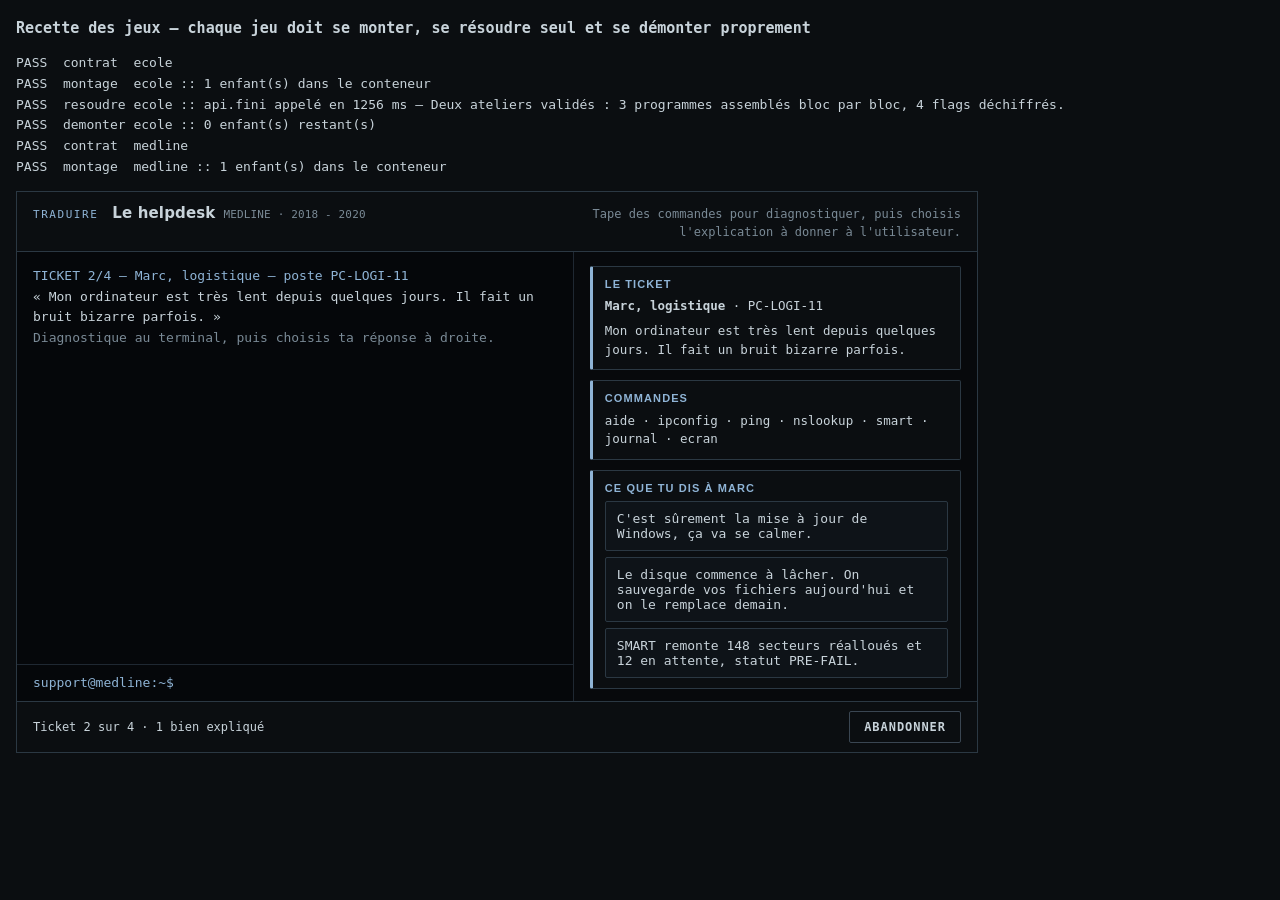
<file: tools/recette.html>
<!doctype html>
<html lang="fr"><head><meta charset="utf-8"><title>Recette des jeux</title>
<style>
body{background:#0B0E11;color:#C8D3DA;font:13px/1.6 ui-monospace,monospace;margin:0;padding:16px}
.ok{color:#6FCF8E}.ko{color:#E8503A}h1{font-size:15px;margin:0 0 10px}
#bac{position:relative;width:960px;height:560px;border:1px solid #2B3843;margin-top:12px;overflow:hidden}
</style></head><body>
<h1>Recette des jeux — chaque jeu doit se monter, se résoudre seul et se démonter proprement</h1>
<pre id="out">…</pre>
<pre id="journal"></pre>
<div id="bac"></div>
<script>
  // Chaque erreur globale va dans le journal : lisible en headless par --dump-dom.
  addEventListener('error', e => { document.getElementById('journal').textContent += 'ERREUR ' + e.message + ' @' + e.filename + ':' + e.lineno + '\n'; });
  addEventListener('unhandledrejection', e => { document.getElementById('journal').textContent += 'REJET ' + String(e.reason && (e.reason.stack || e.reason.message || e.reason)) + '\n'; });
</script>
<script type="module">
import { JEUX } from '../src/jeux/index.js';
import { valider } from '../src/jeux/_contrat.js';
import { FAITS } from '../src/cv.js';

const params = new URLSearchParams(location.search);
const seul = params.get('jeu');
const lignes = [];
const out = document.getElementById('out');
const bac = document.getElementById('bac');
const ligne = (ok, txt) => { lignes.push(`${ok ? 'PASS' : 'FAIL'}  ${txt}`); out.textContent = lignes.join('\n'); };

async function tester(j) {
  const err = valider(j);
  if (err.length) { ligne(false, `contrat  ${j.id} :: ${err.join(' · ')}`); return; }
  ligne(true, `contrat  ${j.id}`);

  bac.innerHTML = '';
  let fini = null, abandon = false;
  const api = {
    FAITS, accent: j.accent,
    fini(r) { fini = r || {}; },
    abandonner() { abandon = true; },
  };
  let inst;
  const t0 = performance.now();
  try { inst = j.monter(bac, api) || {}; }
  catch (e) { ligne(false, `montage  ${j.id} :: ${e.message}`); return; }
  ligne(!!bac.firstChild, `montage  ${j.id} :: ${bac.children.length} enfant(s) dans le conteneur`);
  if (typeof inst.resoudre !== 'function') { ligne(false, `resoudre ${j.id} :: absent`); }
  else {
    try {
      await Promise.race([inst.resoudre(), new Promise((_, rej) => setTimeout(() => rej(new Error('20 s dépassées')), 20000))]);
      // laisse le temps aux enchaînements asynchrones de conclure
      for (let k = 0; k < 40 && !fini; k++) await new Promise(r => setTimeout(r, 50));
      ligne(!!fini, `resoudre ${j.id} :: ${fini ? 'api.fini appelé en ' + Math.round(performance.now() - t0) + ' ms' + (fini.message ? ' — ' + fini.message : '') : 'api.fini jamais appelé'}`);
    } catch (e) { ligne(false, `resoudre ${j.id} :: ${e.message}`); }
  }
  try { inst.demonter && inst.demonter(); ligne(bac.children.length === 0, `demonter ${j.id} :: ${bac.children.length} enfant(s) restant(s)`); }
  catch (e) { ligne(false, `demonter ${j.id} :: ${e.message}`); }
}

// ?fichier=../src/jeux/x.js : un module hors registre (un jeu en cours d'écriture)
// ?apercu=1 : monte le jeu et s'arrête là, pour une capture d'écran
const fichier = params.get('fichier');
let liste;
if (fichier) { const m = await import(fichier); liste = [m.default]; }
else liste = seul ? JEUX.filter(j => j.id === seul) : JEUX;
if (params.get('apercu') && liste.length) {
  bac.style.width = '100%'; bac.style.height = 'calc(100vh - 32px)';
  out.hidden = true; document.body.style.padding = '8px';
  liste[0].monter(bac, { FAITS, accent: liste[0].accent, fini() {}, abandonner() {} });
  document.title = 'APERCU ' + liste[0].id;
  throw new Error('APERCU_STOP');
}
if (!liste.length) ligne(false, `aucun jeu ${seul ? '« ' + seul + ' »' : 'dans le registre'}`);
for (const j of liste) await tester(j);
const echecs = lignes.filter(l => l.startsWith('FAIL')).length;
lignes.push(echecs ? `\n${echecs} échec(s).` : `\nTout passe (${liste.length} jeu(x)).`);
out.textContent = lignes.join('\n');
document.title = echecs ? 'RECETTE KO' : 'RECETTE OK';
</script></body></html>
</file>
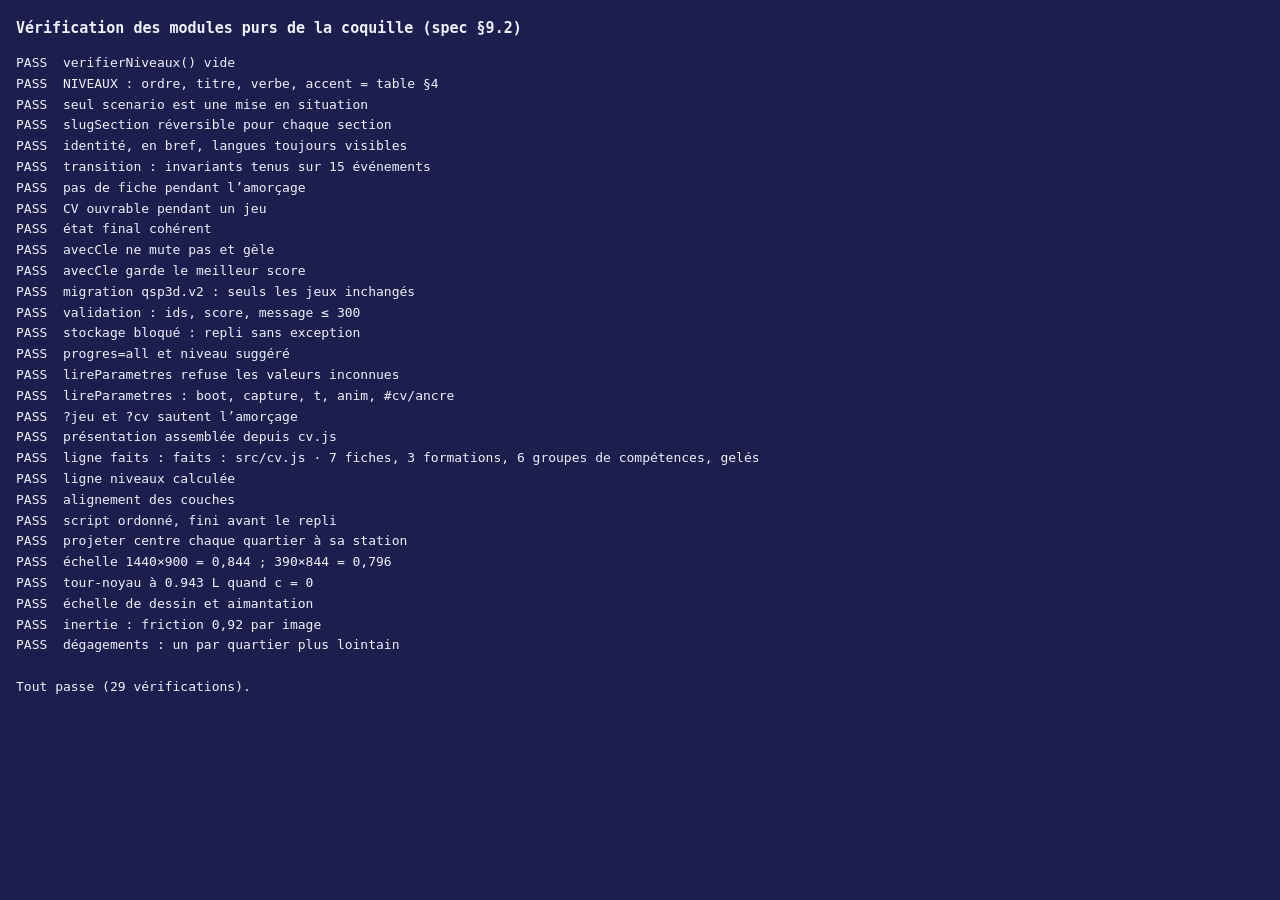
<file: tools/verif-coquille.html>
<!doctype html>
<html lang="fr"><head><meta charset="utf-8"><title>Vérification de la coquille</title>
<style>
body{background:#1A1F4D;color:#EEF1FF;font:13px/1.6 ui-monospace,Menlo,monospace;margin:0;padding:16px}
h1{font-size:15px;margin:0 0 10px}.ok{color:#6FCF8E}.ko{color:#FF8A76}
</style></head><body>
<h1>Vérification des modules purs de la coquille (spec §9.2)</h1>
<pre id="sortie">…</pre>
<pre id="journal"></pre>
<script>
  addEventListener('error', function (e) { document.getElementById('journal').textContent += 'ERREUR ' + e.message + ' @' + e.filename + ':' + e.lineno + '\n'; document.title = 'VERIF KO'; });
  addEventListener('unhandledrejection', function (e) { document.getElementById('journal').textContent += 'REJET ' + String(e.reason && (e.reason.stack || e.reason.message || e.reason)) + '\n'; document.title = 'VERIF KO'; });
</script>
<script type="module">
import { FAITS, CLES, PROFIL, FORMATION, COMPETENCES } from '../src/cv.js';
import { NIVEAUX, SECTIONS, ORDRE_SECTIONS, verifierNiveaux, slugSection, sectionDepuisSlug, niveauDeSection } from '../src/niveaux.js';
import { ETAT_INITIAL, transition, invariants } from '../src/etat.js';
import { lireParametres } from '../src/parametres.js';
import * as P from '../src/progression.js';
import { construireScript, libelleCouche } from '../src/amorcage/script.js';
import { projeter, echelle, echelleDessin, aimanter, inertie } from '../src/carte/camera.js';
import { placements, degagements, PLANS } from '../src/carte/niveaux-carte.js';

const lignes = [];
const verifier = (ok, texte) => lignes.push(`${ok ? 'PASS' : 'FAIL'}  ${texte}`);

// 1. Niveaux cohérents avec cv.js
const erreursNiveaux = verifierNiveaux({ FAITS, COMPETENCES });
verifier(erreursNiveaux.length === 0, `verifierNiveaux() vide ${erreursNiveaux.length ? ':: ' + erreursNiveaux.join(' · ') : ''}`);

// 2. Table §4 au caractère près
const TABLE = [
  ['ecole', 'Le campus', 'APPRENDRE', '#F2D13B'], ['medline', 'Le helpdesk', 'TRADUIRE', '#8FB4D6'],
  ['thales', 'Qui prend la place ?', 'INSTRUMENTER', '#3EE0C0'], ['albys', 'Les cloisons', 'SEGMENTER', '#A98BFF'],
  ['independant', "Du geste à l'outil", 'AUTOMATISER', '#FF9A5C'], ['digitalrealty', 'La supervision', 'COORDONNER', '#5AA9E6'],
  ['scenario', "Qui a parlé à l'agent ?", 'DIAGNOSTIQUER', '#FF6FD8'],
];
const tableOk = TABLE.every(([id, t, v, a], k) => NIVEAUX[k].id === id && NIVEAUX[k].titre === t && NIVEAUX[k].verbe === v && NIVEAUX[k].accent === a);
verifier(tableOk, 'NIVEAUX : ordre, titre, verbe, accent = table §4');
verifier(NIVEAUX.filter((n) => n.miseEnSituation).map((n) => n.id).join() === 'scenario', 'seul scenario est une mise en situation');
verifier(ORDRE_SECTIONS.every((id) => sectionDepuisSlug(slugSection(id)) === id), 'slugSection réversible pour chaque section');
verifier(['identite', 'en_bref', 'competence:Langues'].every((id) => SECTIONS[id].toujours && !niveauDeSection(id)), 'identité, en bref, langues toujours visibles');

// 3. Machine d'états : invariants sur une suite d'événements
const suite = [
  { type: 'SELECTIONNER', id: 'albys' }, { type: 'OUVRIR_FICHE' }, { type: 'AMORCAGE_FINI' }, { type: 'OUVRIR_FICHE' },
  { type: 'OUVRIR_CV', onglet: 'cles' }, { type: 'JOUER', id: 'albys' }, { type: 'OUVRIR_FICHE' }, { type: 'SELECTIONNER', id: 'ecole' },
  { type: 'FERMER_CV' }, { type: 'JEU_GAGNE', id: 'albys', resultat: { score: 90, message: 'ok' } }, { type: 'FERMER_RECOMPENSE' },
  { type: 'JOUER', id: 'medline' }, { type: 'JEU_QUITTE' }, { type: 'FERMER_FICHE' }, { type: 'INCONNU' },
];
let e = ETAT_INITIAL;
let violations = [];
for (const ev of suite) { e = transition(e, ev); violations = violations.concat(invariants(e).map((v) => `${ev.type}: ${v}`)); }
verifier(violations.length === 0, `transition : invariants tenus sur ${suite.length} événements ${violations.join(' · ')}`);
const e1 = transition(ETAT_INITIAL, { type: 'OUVRIR_FICHE' });
verifier(e1 === ETAT_INITIAL, 'pas de fiche pendant l’amorçage');
const e2 = transition(transition(ETAT_INITIAL, { type: 'JOUER', id: 'ecole' }), { type: 'OUVRIR_CV', onglet: 'complet' });
verifier(e2.ecran === 'jeu' && e2.cv && e2.cv.onglet === 'complet', 'CV ouvrable pendant un jeu');
verifier(e.ecran === 'carte' && e.jeu === null && e.selection === 'medline', 'état final cohérent');

// 4. Progression : pas de mutation, meilleur score, migration, validation
const p0 = P.progressionVide();
const p1 = P.avecCle(p0, 'albys', { score: 80, message: 'm1' }, '2026-01-01');
const p2 = P.avecCle(p1, 'albys', { score: 60, message: 'm2' }, '2026-01-02');
verifier(P.nbCles(p0) === 0 && Object.isFrozen(p1) && Object.isFrozen(p1.cles), 'avecCle ne mute pas et gèle');
verifier(p2.cles.albys.score === 80 && p2.cles.albys.message === 'm2', 'avecCle garde le meilleur score');
const faux = (donnees) => ({ getItem: (k) => (k in donnees ? donnees[k] : null), setItem: (k, v) => { donnees[k] = v; }, removeItem: (k) => { delete donnees[k]; } });
const migree = P.lireProgression(faux({ 'qsp3d.v2': JSON.stringify({ cles: ['ecole', 'thales', 'digitalrealty', 'pirate'] }) }), NIVEAUX.map((n) => n.id));
verifier(Object.keys(migree.cles).sort().join() === 'digitalrealty,ecole' && migree.cles.ecole.migree === true, 'migration qsp3d.v2 : seuls les jeux inchangés');
const brute = { version: 3, vu: true, animations: 'reduites', cles: { medline: { score: 'x', message: 'y'.repeat(900), date: 3 }, pirate: {} } };
const validee = P.validerProgression(brute, NIVEAUX.map((n) => n.id));
verifier(!validee.cles.pirate && validee.cles.medline.score === null && validee.cles.medline.message.length === 300 && validee.animations === 'reduites', 'validation : ids, score, message ≤ 300');
const cassee = { getItem() { throw new Error('bloqué'); }, setItem() { throw new Error('bloqué'); } };
verifier(P.nbCles(P.lireProgression(cassee, ['ecole'])) === 0 && P.ecrireProgression(p1, cassee) === false && P.stockageDisponible(cassee) === false, 'stockage bloqué : repli sans exception');
verifier(P.nbCles(P.progressionForcee('all', CLES)) === CLES.length && P.suggere(p1, NIVEAUX.map((n) => n.id)) === 'ecole', 'progres=all et niveau suggéré');

// 5. Paramètres : liste blanche
const ids = NIVEAUX.map((n) => n.id);
const a = lireParametres('?niveau=pirate&jeu=../../x&progres=tout&t=abc', '', ids);
verifier(a.niveau === null && a.jeu === null && a.progres === null && a.t === null && a.boot === true, 'lireParametres refuse les valeurs inconnues');
const b = lireParametres('?boot=0&capture=1&t=2400&anim=0&progres=none', '#cv/experience-albys', ids);
verifier(!b.boot && b.capture && b.t === 2400 && b.anim === 'reduites' && b.progres === 'none' && b.cv.ancre === 'experience-albys', 'lireParametres : boot, capture, t, anim, #cv/ancre');
verifier(lireParametres('?jeu=medline', '', ids).boot === false && lireParametres('?cv=1', '', ids).cv.onglet === 'complet', '?jeu et ?cv sautent l’amorçage');

// 6. Script d'amorçage : chaque valeur factuelle vient de cv.js
const script = construireScript({ FAITS, CLES, FORMATION, COMPETENCES, NIVEAUX, PROFIL, progression: p1, verifierNiveaux, polices: async () => true, plan: async () => true });
const presentation = script.find((l) => l.id === 'presentation').texte;
verifier(presentation.includes(PROFIL.nom) && presentation.includes(FAITS.digitalrealty.poste) && presentation.includes(FORMATION[0].titre), 'présentation assemblée depuis cv.js');
const faits = await script.find((l) => l.id === 'faits').verifier();
verifier(faits.etat === 'ok' && faits.texte.includes(`${CLES.length} fiches`) && faits.texte.includes(`${FORMATION.length} formations`) && faits.texte.includes(`${COMPETENCES.length} groupes`), `ligne faits : ${faits.texte}`);
const niv = await script.find((l) => l.id === 'niveaux').verifier();
verifier(niv.texte.includes('7 déclarés') && niv.texte.includes('clés 1/7'), 'ligne niveaux calculée');
verifier(libelleCouche('socle') === 'couche socle .........' && libelleCouche('réseau') === 'couche réseau ........', 'alignement des couches');
const temps = script.map((l) => l.t);
verifier(temps.every((t, i) => i === 0 || t >= temps[i - 1]) && Math.max(...temps) <= 4400, 'script ordonné, fini avant le repli');

// 7. Caméra : chaque quartier centré à sa station, sur son plan
const liste = placements(NIVEAUX);
const W = 1440, H = 900, eEch = echelle(H, 56);
const centres = liste.map((q) => projeter({ X: q.X, Y: q.base, facteur: q.facteur, camera: q.station, e: eEch, largeur: W, hauteur: H }));
verifier(centres.every((c) => Math.abs(c.x - W / 2) < 1e-6), 'projeter centre chaque quartier à sa station');
verifier(Math.abs(eEch - 0.844) < 0.001 && Math.abs(echelle(844, 48) - 0.796) < 0.001, 'échelle 1440×900 = 0,844 ; 390×844 = 0,796');
const tour = liste.find((q) => q.id === 'scenario');
const tourEcran = projeter({ X: tour.X, Y: tour.base, facteur: tour.facteur, camera: 0, e: eEch, largeur: W, hauteur: H });
verifier(Math.abs(tourEcran.x / W - 0.94) < 0.01, `tour-noyau à ${(tourEcran.x / W).toFixed(3)} L quand c = 0`);
verifier(Math.abs(echelleDessin(0.8) - 0.91) < 1e-9 && aimanter(1260, NIVEAUX.map((n) => n.station)) === 1400, 'échelle de dessin et aimantation');
const r = inertie({ camera: 100, vitesse: 1 }, 16.667);
verifier(r.vitesse < 1 && r.vitesse > 0.91 && r.camera > 100, 'inertie : friction 0,92 par image');
verifier(degagements('socle', liste).length === 5 && degagements('horizon', liste).length === 0 && PLANS.socle.base === 930, 'dégagements : un par quartier plus lointain');

const echecs = lignes.filter((l) => l.startsWith('FAIL')).length;
lignes.push(echecs ? `\n${echecs} échec(s).` : `\nTout passe (${lignes.length} vérifications).`);
document.getElementById('sortie').textContent = lignes.join('\n');
document.title = echecs ? 'VERIF KO' : 'VERIF OK';
</script></body></html>
</file>
<file: src/styles/base.css>
/* Jetons (spec §1.4, §1.6) et fondations. Aucune règle sur .jx-* (cadre des jeux). */
:root {
  --verre: rgba(22, 26, 64, .78);
  --surface: #1A1F4D;
  --panneau: #232A5E;
  --ligne: rgba(160, 170, 255, .28);
  --texte: #EEF1FF;
  --texte-2: #B9C0E8;
  --data: #9FE8FF;
  --or: #FFD166;
  --sur-or: #1A1633;
  --ok: #6FCF8E;
  --anomalie: #E8503A;
  --anomalie-texte: #FF8A76;
  --terminal: #0F1233;
  --terminal-2: #9AA3D6;
  --police-titre: "Archivo", system-ui, -apple-system, "Segoe UI", Roboto, sans-serif;
  --police-mono: "IBM Plex Mono", ui-monospace, "SFMono-Regular", Menlo, Consolas, monospace;
  --h-barre: 56px;
  --haut: calc(var(--h-barre) + env(safe-area-inset-top, 0px));
  --bas: env(safe-area-inset-bottom, 0px);
  --ombre: 0 12px 40px rgba(8, 10, 40, .45);
  --courbe: cubic-bezier(.2, .8, .2, 1);
  --acc: #FFD166;
}
@media (max-width: 480px) { :root { --h-barre: 48px; } }

*, *::before, *::after { box-sizing: border-box; }
[hidden] { display: none !important; }
html, body { height: 100%; }
body {
  margin: 0;
  overflow: hidden;
  color: var(--texte);
  font: 400 14px/1.5 var(--police-titre);
  -webkit-font-smoothing: antialiased;
  background: #232C66 linear-gradient(180deg, #26306B 0%, #6A5AA8 34%, #E98FA8 55%, #FFB38A 64%, #7C6BB4 66%, #3A3C7E 82%, #262A6A 100%) fixed;
  overscroll-behavior: none;
}

.sr-only {
  position: absolute !important; width: 1px; height: 1px; padding: 0; margin: -1px;
  overflow: hidden; clip: rect(0 0 0 0); white-space: nowrap; border: 0;
}

.saut {
  position: fixed; left: 16px; top: -80px; z-index: 1100; padding: 10px 14px; border-radius: 8px;
  background: var(--or); color: var(--sur-or); font: 600 13px var(--police-mono); text-decoration: none;
}
.saut:focus { top: 8px; }

:focus-visible { outline: 2px solid #FFE08A; outline-offset: 2px; box-shadow: 0 0 0 5px rgba(11, 14, 42, .9); }
:focus:not(:focus-visible) { outline: none; }

.btn {
  display: inline-flex; align-items: center; justify-content: center; gap: 8px;
  min-height: 38px; padding: 0 14px; border-radius: 8px;
  font: 600 12px/1 var(--police-mono); letter-spacing: .08em; text-transform: uppercase;
  color: var(--texte); background: rgba(35, 42, 94, .72); border: 1px solid rgba(160, 170, 255, .42);
  cursor: pointer; text-decoration: none; white-space: nowrap;
  transition: background-color .15s, border-color .15s, transform .15s;
}
.btn:hover { background: rgba(62, 70, 150, .85); border-color: #C8BEFF; }
.btn:active { transform: translateY(1px); }
.btn.or { background: var(--or); color: var(--sur-or); border-color: var(--or); }
.btn.or:hover { background: #FFDD8A; border-color: #FFDD8A; }
.btn.petit { min-height: 32px; padding: 0 10px; font-size: 11px; }
.btn[disabled] { opacity: .45; cursor: default; }
@media (pointer: coarse) { .btn, .btn.petit { min-height: 44px; } }

.baie-statique {
  position: fixed; left: 0; right: 0; bottom: 0; width: 100%; height: 46vh; z-index: 0;
  filter: blur(6px); pointer-events: none; transition: opacity .8s ease;
}
html.carte-prete .baie-statique { opacity: 0; }

#toast {
  position: fixed; top: calc(var(--haut) + 12px); left: 50%; transform: translateX(-50%); z-index: 1050;
  max-width: calc(100% - 32px); padding: 10px 16px; border-radius: 10px;
  background: var(--surface); border: 1px solid var(--ligne); box-shadow: var(--ombre);
  font: 500 13px var(--police-mono); color: var(--texte);
}

.sans-js {
  position: fixed; inset: var(--haut) 16px auto; z-index: 950; margin: 40px auto; max-width: 560px; padding: 20px 22px;
  background: var(--surface); border: 1px solid var(--ligne); border-radius: 12px; box-shadow: var(--ombre);
}

/* Mouvement réduit : aucune transition ni animation CSS. `transition: none` et non une durée minuscule :
   avec transition-property à « all », visibility serait elle-même animée et bloquerait les focus(). */
@media (prefers-reduced-motion: reduce) {
  *, *::before, *::after { animation: none !important; transition: none !important; scroll-behavior: auto !important; }
}
html[data-anim="reduites"] *, html[data-anim="reduites"] *::before, html[data-anim="reduites"] *::after {
  animation: none !important; transition: none !important; scroll-behavior: auto !important;
}
</file>
<file: src/styles/amorcage.css>
/* L'amorçage : panneau de verre, journal, schéma de pile. */
#amorcage {
  position: fixed; inset: var(--haut) 0 0 0; z-index: 900;
  display: grid; place-items: center; padding: 16px;
  transition: opacity var(--am-duree, 250ms) ease;
}
#amorcage.am-replie, #amorcage.am-fondu { opacity: 0; pointer-events: none; }
#amorcage.am-replie .am-panneau { transition: none; }

.am-panneau {
  width: min(760px, 100%);
  display: grid; grid-template-areas: "titre" "corps" "pied";
  background: linear-gradient(180deg, rgba(20, 24, 66, .9), rgba(15, 18, 51, .92));
  -webkit-backdrop-filter: blur(10px) saturate(140%); backdrop-filter: blur(10px) saturate(140%);
  border: 1px solid var(--ligne); border-radius: 12px; box-shadow: var(--ombre), 0 0 0 1px rgba(255, 209, 102, .06), 0 0 80px rgba(185, 139, 255, .18);
  color: var(--texte); overflow: hidden;
}
.am-titre {
  grid-area: titre; display: flex; align-items: center; gap: 12px; padding: 10px 14px;
  font: 500 12px var(--police-mono); color: var(--terminal-2); letter-spacing: .04em;
  border-bottom: 1px solid var(--ligne); background: rgba(35, 42, 94, .55);
}
.am-feux { display: inline-flex; gap: 6px; }
.am-feux i { width: 10px; height: 10px; border-radius: 50%; background: #FF8A76; }
.am-feux i:nth-child(2) { background: #FFD166; }
.am-feux i:nth-child(3) { background: #6FCF8E; }

.am-corps { grid-area: corps; display: grid; grid-template-columns: 1fr 168px; gap: 18px; padding: 16px 18px 8px; }
.am-journal {
  order: 1; height: 356px; overflow: hidden;
  font: 500 13px/1.62 var(--police-mono); color: var(--texte);
}
.am-l { margin: 0; white-space: pre-wrap; word-break: break-word; min-height: 1.62em; }
.am-l.titre { font: 800 12px/1.62 var(--police-titre); font-stretch: 108%; letter-spacing: .05em; color: var(--or); }
.am-l.presentation { color: var(--data); margin-top: 6px; }
.am-l.invite { color: var(--texte); }
.am-b.ok { color: var(--ok); }
.am-b.sys, .am-l .sys { color: var(--terminal-2); }
.am-b.ko, .am-l .ko { color: var(--anomalie-texte); }
.am-b.attente { color: #FFB86B; }
.am-l.frappe::after, .am-l.curseur::after { content: "▌"; color: var(--or); margin-left: 2px; animation: am-clignote 1s steps(1) infinite; }
@keyframes am-clignote { 50% { opacity: 0; } }

.am-pile { order: 2; display: flex; flex-direction: column; gap: 6px; justify-content: center; }
.am-couche {
  display: flex; align-items: center; gap: 9px; height: 42px; padding: 0 12px; border-radius: 8px;
  font: 600 11px var(--police-mono); letter-spacing: .12em; text-transform: uppercase;
  color: #7C84BC; background: rgba(35, 42, 94, .45); border: 1px solid rgba(160, 170, 255, .16);
  transition: color .3s, background-color .3s, border-color .3s, box-shadow .3s;
}
.am-couche svg { width: 18px; height: 18px; flex: none; fill: none; stroke: currentColor; stroke-width: 1.6; stroke-linecap: round; stroke-linejoin: round; }
.am-couche.allumee {
  color: var(--texte); border-color: var(--teinte);
  background: linear-gradient(90deg, color-mix(in srgb, var(--teinte) 34%, transparent), rgba(35, 42, 94, .5));
  box-shadow: 0 0 22px color-mix(in srgb, var(--teinte) 35%, transparent), inset 0 0 0 1px color-mix(in srgb, var(--teinte) 25%, transparent);
}
.am-couche.allumee svg { color: var(--teinte); }

.am-pied {
  grid-area: pied; display: flex; align-items: center; justify-content: space-between; gap: 12px;
  padding: 10px 14px 14px 18px; border-top: 1px solid rgba(160, 170, 255, .14);
}
.am-aide { font: 500 11px var(--police-mono); color: var(--terminal-2); letter-spacing: .04em; }
#am-passer { min-height: 40px; padding: 0 18px; border-color: var(--or); }
.am-attente #am-passer { opacity: .7; }

.am-echec { padding: 28px 24px; grid-column: 1 / -1; grid-row: 1 / -1; }
.am-echec p { margin: 0 0 14px; font-size: 15px; }
.am-liens { display: flex; gap: 10px; flex-wrap: wrap; }

@media (max-width: 900px) {
  .am-corps { grid-template-columns: 1fr; gap: 12px; padding: 12px 14px 6px; }
  .am-pile { order: 0; flex-direction: row; gap: 5px; }
  .am-couche { flex: 1; height: 36px; padding: 0; justify-content: center; }
  .am-couche span { display: none; }
  .am-journal { height: min(52vh, 380px); font-size: 11.5px; }
  .am-l.titre { font-size: 11px; letter-spacing: .1em; }
  .am-aide { display: none; }
  .am-pied { justify-content: flex-end; padding: 8px 12px 12px; }
}
@media (max-width: 480px) {
  #amorcage { padding: 12px; place-items: start center; padding-top: 18px; }
  .am-journal { font-size: 11px; height: min(56vh, 420px); }
}
</file>
<file: src/styles/carte.css>
/* La carte, les balises, le volet de plongée et le conteneur de jeu. */
#monde {
  position: fixed; inset: 0; width: 100%; height: 100%; display: block; z-index: 1;
  touch-action: none; -webkit-user-select: none; user-select: none;
}

#balises { position: fixed; inset: 0; z-index: 200; pointer-events: none; overflow: hidden; }
html[data-ecran="amorcage"] #balises, html[data-ecran="jeu"] #balises { visibility: hidden; }
.balise {
  position: absolute; left: 0; top: 0; pointer-events: auto; cursor: pointer;
  display: flex; flex-direction: column; align-items: center; min-width: 44px; min-height: 44px;
  padding: 0; margin: 0; border: 0; background: none; font: inherit; color: var(--texte);
  will-change: transform;
}
.bl-etiquette {
  display: flex; align-items: center; gap: 7px; padding: 6px 11px 6px 9px; border-radius: 9px;
  background: var(--verre); -webkit-backdrop-filter: blur(8px) saturate(140%); backdrop-filter: blur(8px) saturate(140%);
  border: 1px solid color-mix(in srgb, var(--acc) 55%, transparent);
  box-shadow: 0 6px 18px rgba(8, 10, 40, .35), 0 0 16px color-mix(in srgb, var(--acc) 22%, transparent);
  white-space: nowrap; transition: border-color .2s, box-shadow .2s;
}
.bl-pastille {
  width: 9px; height: 9px; border-radius: 50%; background: var(--acc); flex: none;
  animation: bl-pouls 2.4s ease-out infinite;
}
.bl-nom { font: 700 13px/1.1 var(--police-titre); letter-spacing: .01em; }
.bl-marque {
  display: none; font: 500 10px/1 var(--police-mono); letter-spacing: .1em; text-transform: uppercase; color: var(--texte-2);
  padding-left: 7px; border-left: 1px solid var(--ligne);
}
.bl-pointe { width: 2px; height: 14px; background: linear-gradient(var(--acc), transparent); }
.balise.selection .bl-etiquette, .balise:hover .bl-etiquette, .balise.survol .bl-etiquette {
  border-color: var(--acc);
  box-shadow: 0 0 0 1px var(--acc), 0 8px 24px rgba(8, 10, 40, .4), 0 0 26px color-mix(in srgb, var(--acc) 45%, transparent);
}
.balise.selection .bl-marque, .balise:hover .bl-marque, .balise.survol .bl-marque, .balise.gagne .bl-marque { display: inline; }
.balise.gagne .bl-pastille { animation: none; box-shadow: 0 0 10px var(--acc); }
.balise.gagne .bl-marque { color: var(--ok); }
.balise.indispo .bl-etiquette { filter: grayscale(1); opacity: .85; }
@keyframes bl-pouls {
  0% { box-shadow: 0 0 0 0 color-mix(in srgb, var(--acc) 75%, transparent); }
  70% { box-shadow: 0 0 0 10px color-mix(in srgb, var(--acc) 0%, transparent); }
  100% { box-shadow: 0 0 0 0 transparent; }
}

#volet {
  position: fixed; inset: var(--haut) 0 0 0; z-index: 800; pointer-events: none;
  background: radial-gradient(circle at var(--vx, 50%) var(--vy, 50%), color-mix(in srgb, var(--acc) 85%, #fff), var(--acc) 30%, color-mix(in srgb, var(--acc) 35%, #1A1F4D) 80%);
  clip-path: circle(0% at var(--vx, 50%) var(--vy, 50%));
}
#volet.ouvert { clip-path: circle(150% at var(--vx, 50%) var(--vy, 50%)); transition: clip-path 260ms var(--courbe); }
#volet.fondu { opacity: 0; transition: opacity 240ms ease; }

#jeu { position: fixed; top: var(--haut); left: 0; right: 0; bottom: 0; z-index: 500; background: #07090C; overflow: hidden; }
#jeu .jeu-instantane { display: none; }
#jeu .jeu-ecran { position: absolute; inset: 0; outline: none; overflow: hidden; background: #07090C; }
@media (min-width: 1100px) {
  #jeu { background: #232C66; }
  #jeu .jeu-instantane {
    display: block; position: absolute; left: -40px; top: -40px; width: calc(100% + 80px); height: calc(100% + 80px);
    filter: blur(12px) saturate(1.25) brightness(1.05);
  }
  #jeu .jeu-ecran {
    inset: 24px; border-radius: 14px; border: 1px solid var(--acc);
    box-shadow: 0 0 0 1px color-mix(in srgb, var(--acc) 30%, transparent), 0 0 48px color-mix(in srgb, var(--acc) 38%, transparent), var(--ombre);
  }
}
/* Sous 1100 px : plein écran sous la barre, cadré d'un liseré d'accent (les jeux conservés sont sombres). */
@media (max-width: 1099.98px) {
  #jeu { background: #232C66; }
  #jeu .jeu-ecran { inset: 4px; border-radius: 10px; border: 2px solid var(--acc); box-shadow: 0 0 18px color-mix(in srgb, var(--acc) 40%, transparent); }
}

/* Monde en panne (création de la carte en échec) : la silhouette statique reste, la fiche se pose sous la barre. */
html.monde-en-panne .baie-statique { opacity: 1; }
@media (min-width: 761px) {
  html.monde-en-panne #fiche { left: 50%; top: calc(var(--haut) + 24px); transform: translateX(-50%) !important; }
}

.cle-vol {
  position: fixed; left: 0; top: 0; width: 26px; height: 30px; margin: -15px 0 0 -13px; z-index: 1050; pointer-events: none;
  background: var(--acc); clip-path: polygon(50% 0, 100% 25%, 100% 75%, 50% 100%, 0 75%, 0 25%);
  filter: drop-shadow(0 0 8px var(--acc));
}
</file>
<file: src/styles/hud.css>
/* HUD : barre haute, trousseau, rail, fiche, récompense, indice. */
#barre {
  position: fixed; top: 0; left: 0; right: 0; z-index: 1000;
  height: var(--haut); padding: env(safe-area-inset-top, 0px) max(16px, env(safe-area-inset-right)) 0 max(16px, env(safe-area-inset-left));
  display: flex; align-items: center; gap: 12px;
  background: var(--verre); -webkit-backdrop-filter: blur(10px) saturate(140%); backdrop-filter: blur(10px) saturate(140%);
  border-bottom: 1px solid var(--ligne);
}
#barre.en-jeu { background: var(--surface); }
.b-gauche { display: flex; align-items: center; gap: 10px; min-width: 0; flex: 1 1 0; overflow: hidden; }
.b-mono {
  width: 32px; height: 32px; flex: none; display: grid; place-items: center; border-radius: 9px;
  font: 800 13px/1 var(--police-titre); font-stretch: 125%; color: var(--sur-or);
  background: linear-gradient(135deg, #FFD166, #FF9A5C 55%, #FF6FD8);
  box-shadow: 0 0 16px rgba(255, 158, 232, .35);
}
.b-nom { margin: 0; font: 800 16px/1 var(--police-titre); font-stretch: 125%; letter-spacing: .01em; white-space: nowrap; }
.b-visee { font: 500 12px/1 var(--police-mono); letter-spacing: .06em; color: var(--texte-2); white-space: nowrap; overflow: hidden; text-overflow: ellipsis; padding-left: 10px; border-left: 1px solid var(--ligne); }
.b-jeu { display: flex; align-items: center; gap: 12px; min-width: 0; }
#barre.en-jeu .b-nom, #barre.en-jeu .b-visee, #barre.en-jeu .b-mono { display: none; }
#barre.en-jeu .b-anim { display: none !important; }
/* Spec §7.1 : en jeu, seul [CV complet] à droite (« Dossier » quitterait la page et la partie). */
#barre.en-jeu .b-dossier, #barre.en-jeu .b-ecrire { display: none; }
#barre.en-jeu .b-droite { flex: 0 0 auto; }
.b-retour.confirmer { background: var(--or); color: var(--sur-or); border-color: var(--or); }
.b-jeu-verbe { font: 600 11px var(--police-mono); letter-spacing: .14em; color: var(--acc-jeu, var(--or)); }
.b-jeu-titre { font: 800 15px var(--police-titre); font-stretch: 112%; white-space: nowrap; overflow: hidden; text-overflow: ellipsis; }
.b-jeu-mention { font: 600 10px var(--police-mono); letter-spacing: .1em; color: #FF9EE8; border: 1px solid rgba(255, 111, 216, .6); border-radius: 6px; padding: 4px 7px; white-space: nowrap; }
.b-centre { flex: none; display: flex; justify-content: center; }
.b-droite { flex: 1 1 0; display: flex; align-items: center; justify-content: flex-end; gap: 8px; min-width: max-content; }
#cv-complet { flex: none; }

.trousseau {
  display: flex; align-items: center; gap: 10px; min-height: 38px; padding: 0 12px; border-radius: 10px; cursor: pointer;
  background: rgba(26, 31, 77, .6); border: 1px solid var(--ligne); color: var(--texte); font: inherit;
}
.trousseau:hover { border-color: #C8BEFF; }
.t-hexes { display: flex; gap: 4px; }
.hex {
  position: relative; width: 14px; height: 16px; background: rgba(185, 192, 232, .42);
  clip-path: polygon(50% 0, 100% 25%, 100% 75%, 50% 100%, 0 75%, 0 25%);
}
.hex::after { content: ""; position: absolute; inset: 1.5px; background: #1F2458; clip-path: inherit; }
.hex.pleine { background: var(--acc); }
.hex.pleine::after { inset: 4px; background: color-mix(in srgb, var(--acc) 60%, #fff); }
.hex.eclair { animation: hex-eclair .7s ease-out; }
@keyframes hex-eclair { 0% { transform: scale(1.9); filter: brightness(2.2); } 100% { transform: none; filter: none; } }
.t-compte { font: 600 12px var(--police-mono); letter-spacing: .06em; white-space: nowrap; }

@media (max-width: 1100px) { .b-visee { display: none; } }
@media (max-width: 900px) { .t-hexes { display: none; } }
@media (max-width: 720px) { .b-ecrire { display: none; } .b-nom { font-size: 14px; } }
@media (max-width: 600px) { .b-anim { display: none !important; } #barre.en-jeu .b-centre { display: none; } .b-jeu-titre { font-size: 13px; } .b-jeu-mention, .b-jeu-verbe { display: none; } }
@media (max-width: 560px) {
  #barre { gap: 8px; }
  .b-nom { position: absolute; width: 1px; height: 1px; overflow: hidden; clip: rect(0 0 0 0); white-space: nowrap; }
  .t-long { display: none; }
}
@media (max-width: 480px) {
  .trousseau { padding: 0 10px; min-height: 36px; }
  .btn { padding: 0 11px; }
  .b-retour-txt { display: none; }
  .b-retour { width: 44px; padding: 0; }
  .b-retour.confirmer { width: auto; padding: 0 10px; }
  .b-retour.confirmer .b-retour-txt { display: inline; }
}
@media (max-width: 360px) { .b-dossier { display: none; } }

/* Rail des niveaux */
#rail {
  position: fixed; left: 0; right: 0; bottom: 0; z-index: 300; pointer-events: none;
  display: flex; align-items: flex-end; justify-content: center; gap: 10px;
  padding: 0 16px calc(14px + var(--bas));
}
html[data-ecran="amorcage"] #rail { opacity: 0; visibility: hidden; }
html[data-ecran="jeu"] #rail { visibility: hidden; }
#rail > * { pointer-events: auto; }
.r-puces {
  display: flex; gap: 6px; padding: 7px; border-radius: 14px; max-width: 100%;
  background: var(--verre); -webkit-backdrop-filter: blur(10px) saturate(140%); backdrop-filter: blur(10px) saturate(140%);
  border: 1px solid var(--ligne); box-shadow: var(--ombre);
  overflow-x: auto; scroll-snap-type: x mandatory; scrollbar-width: none; touch-action: pan-x;
}
.r-puces::-webkit-scrollbar { display: none; }
.puce {
  position: relative; flex: none; width: 150px; min-height: 58px; scroll-snap-align: center;
  display: grid; grid-template-rows: auto auto auto; align-content: center; gap: 1px; text-align: left;
  padding: 7px 10px 7px 14px; border-radius: 10px; cursor: pointer;
  color: var(--texte); background: rgba(26, 31, 77, .55); border: 1px solid transparent; font: inherit;
  transition: background-color .15s, border-color .15s, box-shadow .15s;
}
.puce::before { content: ""; position: absolute; left: 5px; top: 10px; bottom: 10px; width: 3px; border-radius: 2px; background: var(--acc); }
.puce:hover { background: rgba(50, 58, 128, .75); }
.puce.selection { background: rgba(40, 48, 110, .95); border-color: var(--acc); box-shadow: 0 0 0 1px var(--acc), 0 0 22px color-mix(in srgb, var(--acc) 35%, transparent); }
.p-haut { display: flex; justify-content: space-between; gap: 6px; font: 500 10px/1.3 var(--police-mono); letter-spacing: .08em; text-transform: uppercase; color: var(--texte-2); }
.p-nom { font: 700 13px/1.25 var(--police-titre); font-stretch: 92%; white-space: nowrap; overflow: hidden; text-overflow: ellipsis; }
.p-etat { font: 500 10px/1.3 var(--police-mono); letter-spacing: .06em; color: var(--texte-2); }
.puce.gagne .p-etat { color: var(--ok); }
.puce.indispo { filter: grayscale(.8); }
.puce[disabled] { cursor: default; }

.r-pile { display: none; }
@media (min-width: 1024px) {
  .r-pile {
    display: grid; grid-template-columns: 1fr; gap: 3px; align-content: center; width: 92px; padding: 9px 10px 8px; border-radius: 12px;
    background: var(--verre); -webkit-backdrop-filter: blur(10px) saturate(140%); backdrop-filter: blur(10px) saturate(140%);
    border: 1px solid var(--ligne); box-shadow: var(--ombre);
  }
  .r-couche { height: 5px; border-radius: 3px; background: color-mix(in srgb, var(--teinte) 30%, transparent); transition: all .25s; }
  .r-couche.active { background: var(--teinte); box-shadow: 0 0 10px var(--teinte); transform: scaleX(1.08); }
  .r-legende { margin-top: 4px; font: 500 9.5px var(--police-mono); letter-spacing: .06em; color: var(--texte-2); text-align: center; white-space: nowrap; }
}
@media (max-width: 1180px) { .puce { width: 132px; } .p-nom { font-stretch: 82%; } } /* Archivo étroit : « Le poste de sécurité » tient sans ellipse */
@media (max-width: 760px) {
  #rail { padding: 0 0 calc(8px + var(--bas)); }
  .r-puces { width: 100%; border-radius: 0; border-left: 0; border-right: 0; padding: 7px 16px; scroll-padding: 0 16px; }
  .puce { width: 138px; min-height: 54px; }
}

#indice {
  position: fixed; left: 50%; bottom: calc(92px + var(--bas)); transform: translateX(-50%); z-index: 310; margin: 0;
  max-width: calc(100% - 32px); padding: 8px 14px; border-radius: 999px; text-align: center;
  background: var(--verre); -webkit-backdrop-filter: blur(8px); backdrop-filter: blur(8px); border: 1px solid var(--ligne);
  font: 500 12px var(--police-mono); color: var(--texte);
}

/* Fiche du niveau */
#fiche {
  position: fixed; left: 0; top: 0; z-index: 400; width: 360px;
  padding: 16px 18px 16px; border-radius: 12px; color: var(--texte);
  background: var(--verre); -webkit-backdrop-filter: blur(12px) saturate(140%); backdrop-filter: blur(12px) saturate(140%);
  border: 1px solid var(--ligne); border-top: 3px solid var(--acc);
  box-shadow: var(--ombre), 0 0 40px color-mix(in srgb, var(--acc) 18%, transparent);
}
html[data-ecran="amorcage"] #fiche { visibility: hidden; }
.f-fermer { position: absolute; top: 8px; right: 8px; width: 34px; min-height: 34px; padding: 0; font-size: 13px; }
.f-sur { display: flex; align-items: center; gap: 8px; margin: 0 40px 0 0; font: 500 11px var(--police-mono); letter-spacing: .14em; text-transform: uppercase; color: var(--texte-2); }
.f-puce { width: 8px; height: 8px; border-radius: 50%; background: var(--acc); box-shadow: 0 0 8px var(--acc); }
.f-titre { margin: 6px 0 2px; font: 800 22px/1.15 var(--police-titre); font-stretch: 125%; letter-spacing: .01em; outline: none; }
.f-employeur { margin: 0; font: 600 12px var(--police-mono); letter-spacing: .05em; color: var(--texte-2); }
.f-etiquettes { display: flex; flex-wrap: wrap; gap: 6px; margin: 10px 0 0; }
.f-tag { font: 600 10px var(--police-mono); letter-spacing: .1em; text-transform: uppercase; padding: 4px 8px; border-radius: 6px; border: 1px solid var(--ligne); color: var(--texte); }
.f-tag.mise { border-color: rgba(255, 111, 216, .7); background: rgba(255, 111, 216, .14); }
.f-tag.panne { border-color: rgba(232, 80, 58, .7); color: var(--anomalie-texte); }
.f-desc { margin: 10px 0; font-size: 14px; line-height: 1.5; }
.f-section { display: grid; gap: 2px; margin: 0 0 14px; padding-top: 9px; border-top: 1px solid var(--ligne); font-size: 12.5px; }
.f-section-titre { color: var(--texte); }
.f-section-etat { font: 500 11px var(--police-mono); color: var(--texte-2); }
.f-section-etat.ok { color: var(--ok); }
.f-actions { display: flex; gap: 8px; flex-wrap: wrap; }
.f-actions .btn { min-height: 42px; }
@media (max-width: 760px) {
  #fiche {
    left: 8px; right: 8px; top: auto; bottom: calc(78px + var(--bas)); width: auto; transform: none !important;
    max-height: 40vh; overflow-y: auto; padding: 14px 16px; border-radius: 14px;
  }
  .f-titre { font-size: 19px; }
  .f-desc { margin: 8px 0; font-size: 13px; }
  .f-section { margin-bottom: 10px; }
}

/* Récompense */
#recompense {
  position: fixed; left: 50%; bottom: calc(96px + var(--bas)); transform: translateX(-50%); z-index: 600;
  width: min(540px, calc(100% - 32px)); max-height: calc(100% - var(--haut) - 120px); overflow-y: auto;
  padding: 18px 20px; border-radius: 14px; background: var(--surface); color: var(--texte);
  border: 1px solid var(--ligne); border-top: 3px solid var(--acc);
  box-shadow: var(--ombre), 0 0 60px color-mix(in srgb, var(--acc) 25%, transparent);
  animation: rc-entree .35s var(--courbe);
}
@keyframes rc-entree { from { opacity: 0; transform: translate(-50%, 16px); } }
.rc-sur { margin: 0; font: 600 11px var(--police-mono); letter-spacing: .14em; text-transform: uppercase; color: var(--acc); }
.rc-titre { margin: 4px 0 6px; font: 800 21px/1.2 var(--police-titre); font-stretch: 118%; }
.rc-sections { margin: 0 0 10px; font-size: 13px; color: var(--texte-2); }
.rc-apercu { padding: 10px 12px; border-radius: 10px; background: var(--panneau); border-left: 3px solid var(--acc); }
.rc-poste { margin: 0 0 4px; font-weight: 700; }
.rc-texte { margin: 0; font: 500 12.5px/1.55 var(--police-mono); color: var(--texte); }
.rc-badge { display: inline-block; margin: 0 6px 6px 0; font: 600 10px var(--police-mono); letter-spacing: .1em; text-transform: uppercase; color: var(--ok); }
.rc-badge.mise { color: #FF9EE8; }
.rc-partie { margin: 10px 0 0; font-size: 13px; color: var(--data); }
.rc-total { margin: 10px 0 0; font-weight: 700; color: var(--or); }
.rc-actions { display: flex; justify-content: flex-end; flex-wrap: wrap; gap: 8px; margin-top: 14px; }
@media (max-width: 760px) {
  #recompense { left: 0; right: 0; bottom: 0; width: auto; transform: none; border-radius: 16px 16px 0 0; padding-bottom: calc(16px + var(--bas)); animation: none; }
}

/* Tactile : cibles d'au moins 44 px (spec §7.5). */
@media (pointer: coarse) {
  .trousseau, .f-actions .btn { min-height: 44px; }
  .f-fermer { top: 6px; right: 6px; width: 44px; min-height: 44px; }
  .f-sur { margin-right: 50px; }
}
</file>
<file: src/styles/cv.css>
/* Dialogue CV : tiroir à droite au bureau, plein écran sur mobile. Fond opaque : les accents peuvent y être du texte. */
dialog#cv {
  position: fixed; inset: 0 0 0 auto; margin: 0; padding: 0; border: 0;
  width: min(760px, calc(100vw - 64px)); max-width: none; height: 100%; max-height: none;
  background: var(--surface); color: var(--texte); border-left: 1px solid var(--ligne);
  box-shadow: -24px 0 60px rgba(8, 10, 40, .5); overflow: hidden;
}
dialog#cv[open] { display: flex; flex-direction: column; animation: cv-tiroir .3s var(--courbe); }
dialog#cv::backdrop { background: rgba(14, 17, 48, .5); -webkit-backdrop-filter: blur(2px); backdrop-filter: blur(2px); }
@keyframes cv-tiroir { from { transform: translateX(40px); opacity: 0; } }

.cv-tete { flex: none; padding: calc(14px + env(safe-area-inset-top, 0px)) 22px 0; background: var(--surface); border-bottom: 1px solid var(--ligne); }
.cv-ligne1 { display: flex; align-items: flex-start; gap: 12px; }
.cv-titres { flex: 1; min-width: 0; }
.cv-ligne1 h2 { margin: 0; font: 800 20px/1.2 var(--police-titre); font-stretch: 125%; }
.cv-visee { margin: 2px 0 0; font: 500 12px var(--police-mono); letter-spacing: .06em; color: var(--data); }
.cv-actions { display: flex; flex-wrap: wrap; gap: 6px; margin: 12px 0 10px; }
.cv-actions .btn { min-height: 34px; font-size: 11px; padding: 0 11px; }
.cv-onglets { display: flex; gap: 2px; }
.cv-onglet {
  min-height: 44px; padding: 0 14px; border: 0; border-bottom: 3px solid transparent; background: none; cursor: pointer;
  font: 600 12px var(--police-mono); letter-spacing: .08em; text-transform: uppercase; color: var(--texte-2);
}
.cv-onglet[aria-selected="true"] { color: var(--texte); border-bottom-color: var(--or); }
.cv-onglet:hover { color: var(--texte); }

.cv-avert, .cv-bandeau { flex: none; margin: 0; padding: 9px 22px; font-size: 13px; border-bottom: 1px solid var(--ligne); }
.cv-avert { background: rgba(255, 184, 107, .12); color: #FFD7A8; }
.cv-bandeau { display: flex; align-items: center; flex-wrap: wrap; gap: 10px; background: var(--panneau); color: var(--texte-2); }
.cv-bandeau .btn { min-height: 32px; font-size: 11px; }

.cv-doc { flex: 1; min-height: 0; overflow-y: auto; padding: 4px 22px 40px; scroll-behavior: smooth; }
.cv-doc:focus-visible { outline: 2px solid #FFE08A; outline-offset: -4px; }
.cv-section { position: relative; padding: 18px 0 18px 16px; border-bottom: 1px solid var(--ligne); scroll-margin-top: 8px; }
.cv-section::before { content: ""; position: absolute; left: 0; top: 22px; bottom: 22px; width: 3px; border-radius: 2px; background: var(--acc, rgba(160, 170, 255, .45)); }
.cv-section.cv-cible { background: linear-gradient(90deg, rgba(255, 209, 102, .09), transparent); }
.cv-section h3 { margin: 0 0 6px; font: 800 17px/1.25 var(--police-titre); font-stretch: 112%; color: var(--acc, var(--texte)); }
.cv-identite h3, .cv-en_bref h3 { color: var(--texte); }
.cv-etat-bloc { display: flex; flex-wrap: wrap; align-items: center; gap: 8px; margin: 0 0 8px; }
.cv-etat {
  display: inline-flex; align-items: center; min-height: 24px; padding: 0 8px; border-radius: 8px;
  font: 500 10.5px var(--police-mono); letter-spacing: .08em; text-transform: uppercase;
  color: var(--texte-2); border: 1px solid var(--ligne);
}
.cv-etat.joue { color: var(--ok); border-color: rgba(111, 207, 142, .55); }
.cv-partie { flex-basis: 100%; margin: 0; font-size: 13px; color: var(--data); }
.cv-nom { margin: 0; font: 800 22px var(--police-titre); font-stretch: 125%; }
.cv-poste { margin: 0; font-weight: 700; font-size: 15px; }
.cv-meta { margin: 2px 0 0; font: 500 12px var(--police-mono); letter-spacing: .03em; color: var(--texte-2); }
.cv-texte { margin: 8px 0 0; line-height: 1.62; max-width: 70ch; }
.cv-garde { margin: 10px 0 0; padding-left: 10px; border-left: 2px solid var(--ligne); color: var(--texte-2); line-height: 1.55; }
.cv-garde strong { color: var(--texte); font-weight: 600; }
.cv-liens { margin: 8px 0 0; }
.cv-lien { color: var(--data); text-underline-offset: 3px; }
.cv-liste { margin: 6px 0 0; padding-left: 18px; line-height: 1.6; }
.cv-liste li { margin: 2px 0; }
.cv-mise { margin-top: 4px; padding: 12px 14px; border: 1px dashed var(--acc); border-radius: 10px; background: rgba(255, 111, 216, .06); }
.cv-mise-titre { margin: 0 0 6px; font: 600 11px var(--police-mono); letter-spacing: .12em; text-transform: uppercase; color: #FF9EE8; }

.cv-verrou .cv-glyphes { display: grid; gap: 3px; margin: 10px 0 8px; overflow: hidden; }
.cv-glyphes span {
  font: 500 13px/1.3 var(--police-mono); letter-spacing: .12em; white-space: nowrap; overflow: hidden;
  color: transparent; background: linear-gradient(90deg, rgba(185, 192, 232, .3), color-mix(in srgb, var(--acc) 70%, #fff), rgba(185, 192, 232, .3));
  background-size: 200% 100%; -webkit-background-clip: text; background-clip: text; animation: cv-balayage 3.2s linear infinite;
}
.cv-glyphes span:nth-child(2) { animation-delay: -1s; }
.cv-glyphes span:nth-child(3) { animation-delay: -2s; }
@keyframes cv-balayage { to { background-position: -200% 0; } }
.cv-manque { margin: 0 0 8px; font: 500 12px var(--police-mono); color: var(--texte-2); }
.cv-verrou-actions { display: flex; gap: 8px; flex-wrap: wrap; }

.cv-pied { flex: none; display: flex; flex-wrap: wrap; align-items: center; gap: 12px; padding: 12px 22px calc(12px + env(safe-area-inset-bottom, 0px)); border-top: 1px solid var(--ligne); background: var(--surface); }
.cv-pied .btn { min-height: 34px; font-size: 11px; }
@media (pointer: coarse) { .cv-actions .btn, .cv-bandeau .btn, .cv-pied .btn { min-height: 44px; } }
.cv-note { font-size: 12px; color: var(--texte-2); }

@media (max-width: 760px) {
  dialog#cv { width: 100vw; border-left: 0; }
  .cv-tete { padding: calc(10px + env(safe-area-inset-top, 0px)) 16px 0; }
  .cv-ligne1 h2 { font-size: 17px; }
  .cv-actions { margin: 8px 0 6px; }
  .cv-actions .secondaire { display: none; }
  .cv-doc { padding: 0 16px 32px; }
  .cv-avert, .cv-bandeau, .cv-pied { padding-left: 16px; padding-right: 16px; }
  .cv-glyphes span { font-size: 11px; }
}
</file>
